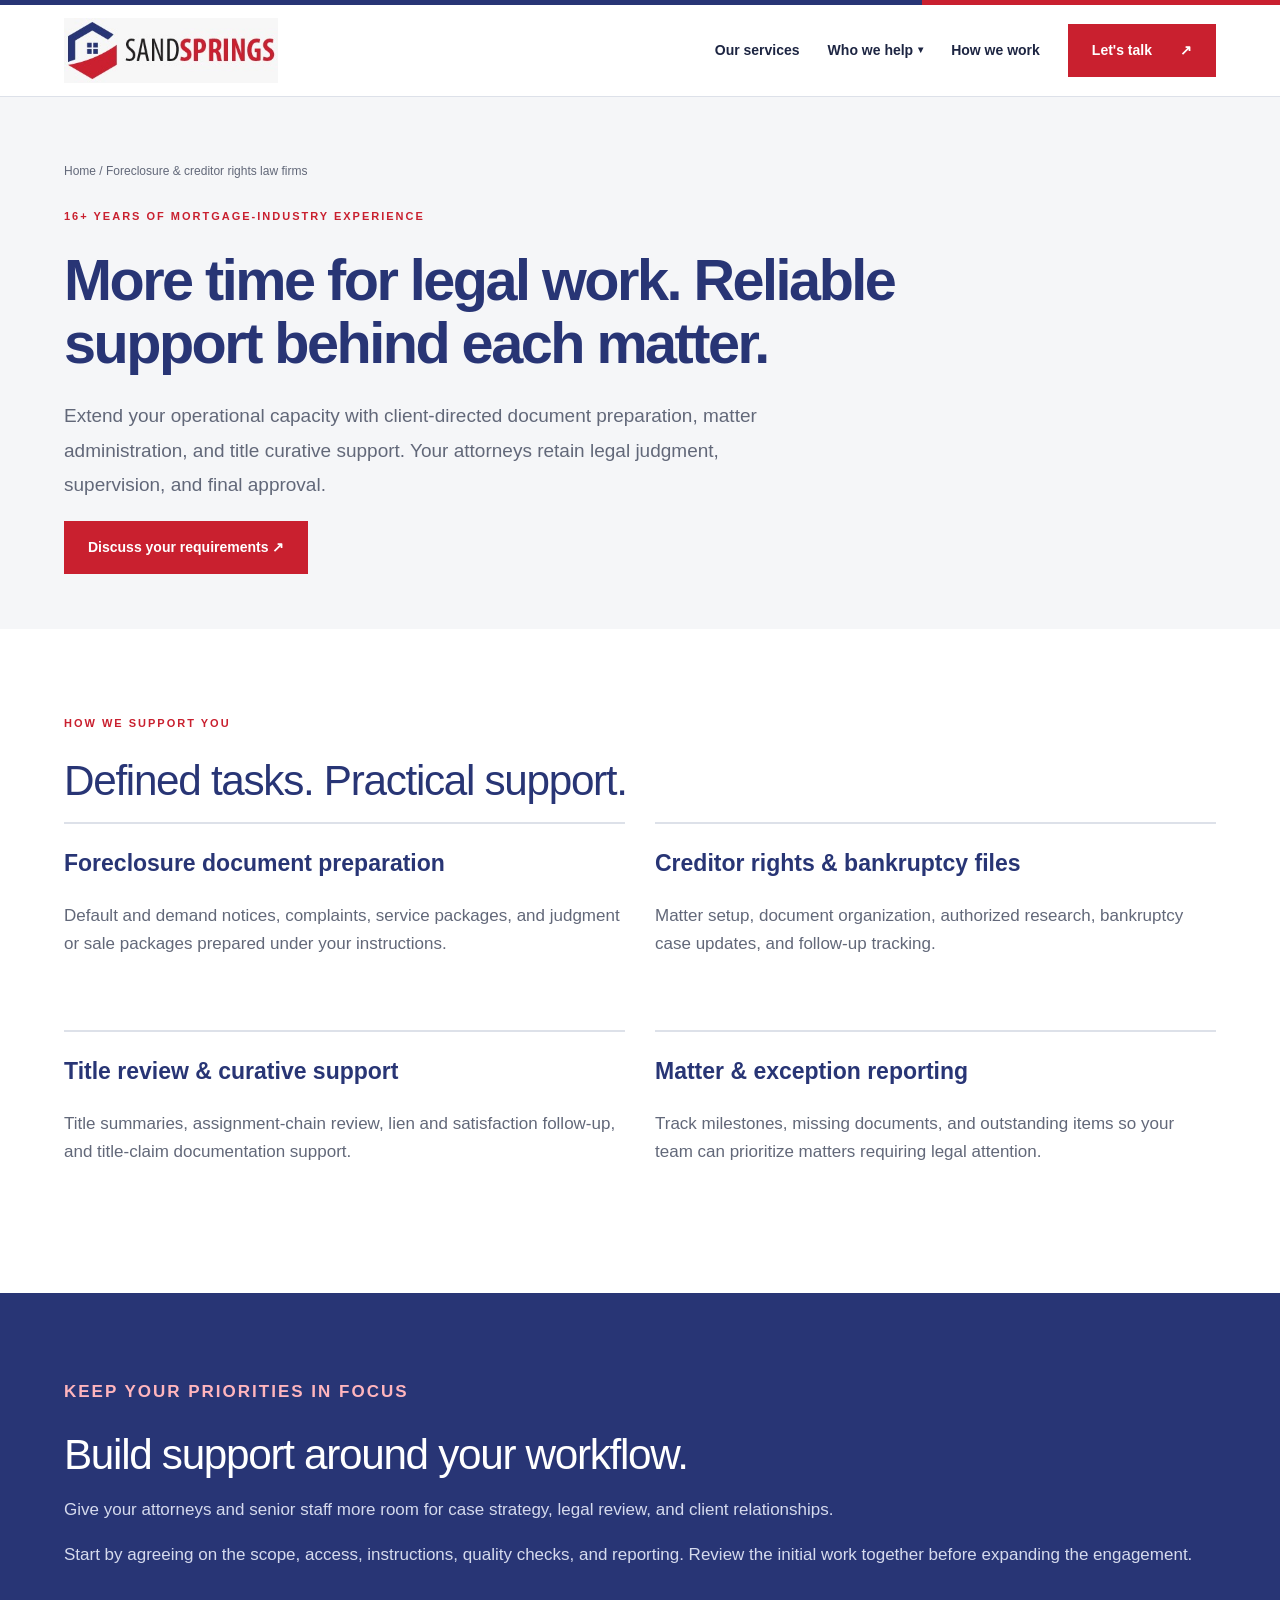
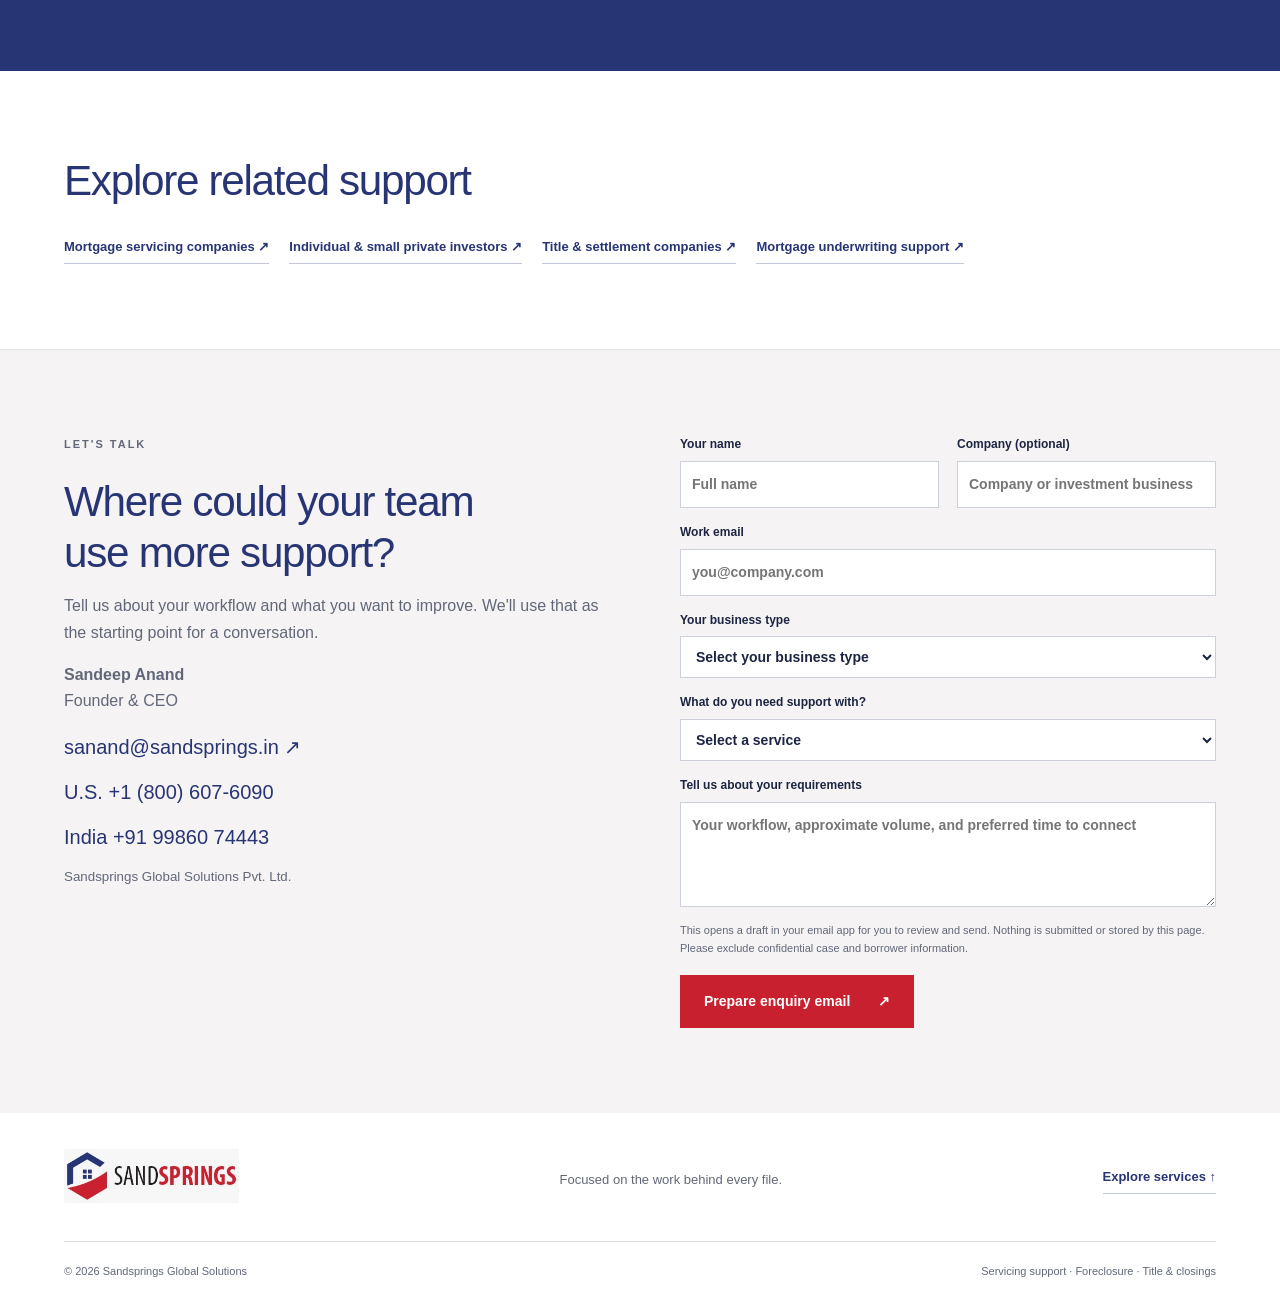
<file: law-firms.html>
<!doctype html>
<html lang="en">

<head>
  <meta charset="utf-8">
  <meta name="viewport" content="width=device-width, initial-scale=1">
  <title>Foreclosure & creditor rights law firms | Sandsprings</title>
  <meta name="description"
    content="Extend your operational capacity with client-directed document preparation, matter administration, and title curative support. Your attorneys retain legal judgment, supervision, and final approval.">
  <link rel="stylesheet" href="styles.css">
</head>

<body>

  <!-- Skip Navigation -->
  <a class="skip" href="#main">Skip to content</a>

  <!-- ============================
       HEADER
       ============================ -->
  <header>
    <div class="topline"></div>
    <div class="wrap nav">

      <a href="index.html" aria-label="Sandsprings home">
        <img class="logo" src="logo.jpeg" alt="Sandsprings">
      </a>

      <button class="menu" aria-expanded="false" aria-controls="navigation">Menu</button>

      <nav class="links" id="navigation" aria-label="Main navigation">
        <a href="index.html#services">Our services</a>

        <div class="dropdown">
          <a href="index.html#who-we-help" class="dropdown-toggle">Who we help</a>
          <div class="dropdown-menu">
            <a href="law-firms.html">Foreclosure & creditor rights law firms</a>
            <a href="mortgage-servicers.html">Mortgage servicing companies</a>
            <a href="private-investors.html">Individual & small private investors</a>
            <a href="title-closing.html">Title & settlement companies</a>
          </div>
        </div>

        <a href="index.html#process">How we work</a>

        <a class="btn" href="#contact">
          Let's talk <span aria-hidden="true">↗</span>
        </a>
      </nav>

    </div>
  </header>


  <!-- ============================
       MAIN CONTENT
       ============================ -->
  <main id="main">

    <!-- Page Hero -->
    <section class="pagehero">
      <div class="wrap">
        <div class="crumb">
          <a href="index.html">Home</a> / Foreclosure & creditor rights law firms
        </div>
        <p class="eyebrow">16+ years of mortgage-industry experience</p>
        <h1>More time for legal work. Reliable support behind each matter.</h1>
        <p class="lead">
          Extend your operational capacity with client-directed document preparation,
          matter administration, and title curative support. Your attorneys retain legal
          judgment, supervision, and final approval.
        </p>
        <a class="btn" href="#contact" data-service="Foreclosure support">
          Discuss your requirements &#8599;
        </a>
      </div>
    </section>


    <!-- How We Support You -->
    <section class="section wrap">
      <p class="eyebrow">How we support you</p>
      <h2>Defined tasks. Practical support.</h2>

      <div class="pagecards">
        <article>
          <h3>Foreclosure document preparation</h3>
          <p>Default and demand notices, complaints, service packages, and judgment or sale packages prepared under your instructions.</p>
        </article>
        <article>
          <h3>Creditor rights & bankruptcy files</h3>
          <p>Matter setup, document organization, authorized research, bankruptcy case updates, and follow-up tracking.</p>
        </article>
        <article>
          <h3>Title review & curative support</h3>
          <p>Title summaries, assignment-chain review, lien and satisfaction follow-up, and title-claim documentation support.</p>
        </article>
        <article>
          <h3>Matter & exception reporting</h3>
          <p>Track milestones, missing documents, and outstanding items so your team can prioritize matters requiring legal attention.</p>
        </article>
      </div>
    </section>


    <!-- Approach -->
    <section class="section approach">
      <div class="wrap">
        <p class="eyebrow">Keep your priorities in focus</p>
        <h2>Build support around your workflow.</h2>
        <p>Give your attorneys and senior staff more room for case strategy, legal review, and client relationships.</p>
        <p>Start by agreeing on the scope, access, instructions, quality checks, and reporting. Review the initial work together before expanding the engagement.</p>
      </div>
    </section>


    <!-- Related Support -->
    <section class="section wrap">
      <h2>Explore related support</h2>
      <div class="related">
        <a class="textlink" href="mortgage-servicers.html">Mortgage servicing companies &#8599;</a>
        <a class="textlink" href="private-investors.html">Individual & small private investors &#8599;</a>
        <a class="textlink" href="title-closing.html">Title & settlement companies &#8599;</a>
        <a class="textlink" href="underwriting.html">Mortgage underwriting support &#8599;</a>
      </div>
    </section>


    <!-- Contact -->
    <section id="contact" class="section contact">
      <div class="wrap contact-grid">

        <div>
          <p class="eyebrow">Let's talk</p>
          <h2>Where could your team<br>use more support?</h2>
          <p>Tell us about your workflow and what you want to improve. We'll use that as the starting point for a conversation.</p>
          <p><strong>Sandeep Anand</strong><br>Founder &amp; CEO</p>
          <a class="contact-link" href="mailto:sanand@sandsprings.in">sanand@sandsprings.in ↗</a>
          <a class="contact-link" href="tel:+18006076090">U.S. +1 (800) 607-6090</a>
          <a class="contact-link" href="tel:+919986074443">India +91 99860 74443</a>
          <small>Sandsprings Global Solutions Pvt. Ltd.</small>
        </div>

        <form id="enquiry">
          <div class="form-row">
            <label>Your name
              <input name="name" autocomplete="name" required placeholder="Full name">
            </label>
            <label>Company (optional)
              <input name="company" autocomplete="organization" placeholder="Company or investment business">
            </label>
          </div>

          <label>Work email
            <input type="email" name="email" autocomplete="email" required placeholder="you@company.com">
          </label>

          <label>Your business type
            <select name="businessType" required>
              <option value="">Select your business type</option>
              <option>Mortgage servicing company</option>
              <option>Individual investor</option>
              <option>Small private investment firm</option>
              <option>Foreclosure or creditor rights law firm</option>
              <option>Title or settlement company</option>
              <option>Other</option>
            </select>
          </label>

          <label>What do you need support with?
            <select name="service" id="service" required>
              <option value="">Select a service</option>
              <option>Foreclosure support</option>
              <option>Creditor rights & bankruptcy</option>
              <option>Mortgage default & title</option>
              <option>Residential & commercial closings</option>
              <option>Mortgage underwriting support</option>
              <option>Multiple service areas</option>
            </select>
          </label>

          <label>Tell us about your requirements
            <textarea name="message" required placeholder="Your workflow, approximate volume, and preferred time to connect"></textarea>
          </label>

          <p class="form-note">
            This opens a draft in your email app for you to review and send. Nothing is submitted
            or stored by this page. Please exclude confidential case and borrower information.
          </p>

          <button class="btn" type="submit">
            Prepare enquiry email <span aria-hidden="true">↗</span>
          </button>

          <p class="status" id="status" role="status" hidden></p>
        </form>

      </div>
    </section>

  </main>


  <!-- ============================
       FOOTER
       ============================ -->
  <footer>
    <div class="wrap">
      <div class="footer-top">
        <a href="#" aria-label="Back to top">
          <img src="logo.jpeg" alt="Sandsprings">
        </a>
        <p>Focused on the work behind every file.</p>
        <a class="textlink" href="index.html#services">Explore services ↑</a>
      </div>
      <div class="footer-bottom">
        <span>© 2026 Sandsprings Global Solutions </span>
        <span>Servicing support · Foreclosure · Title &amp; closings</span>
      </div>
    </div>
  </footer>

  <script src="script.js"></script>

</body>
</html>
</file>
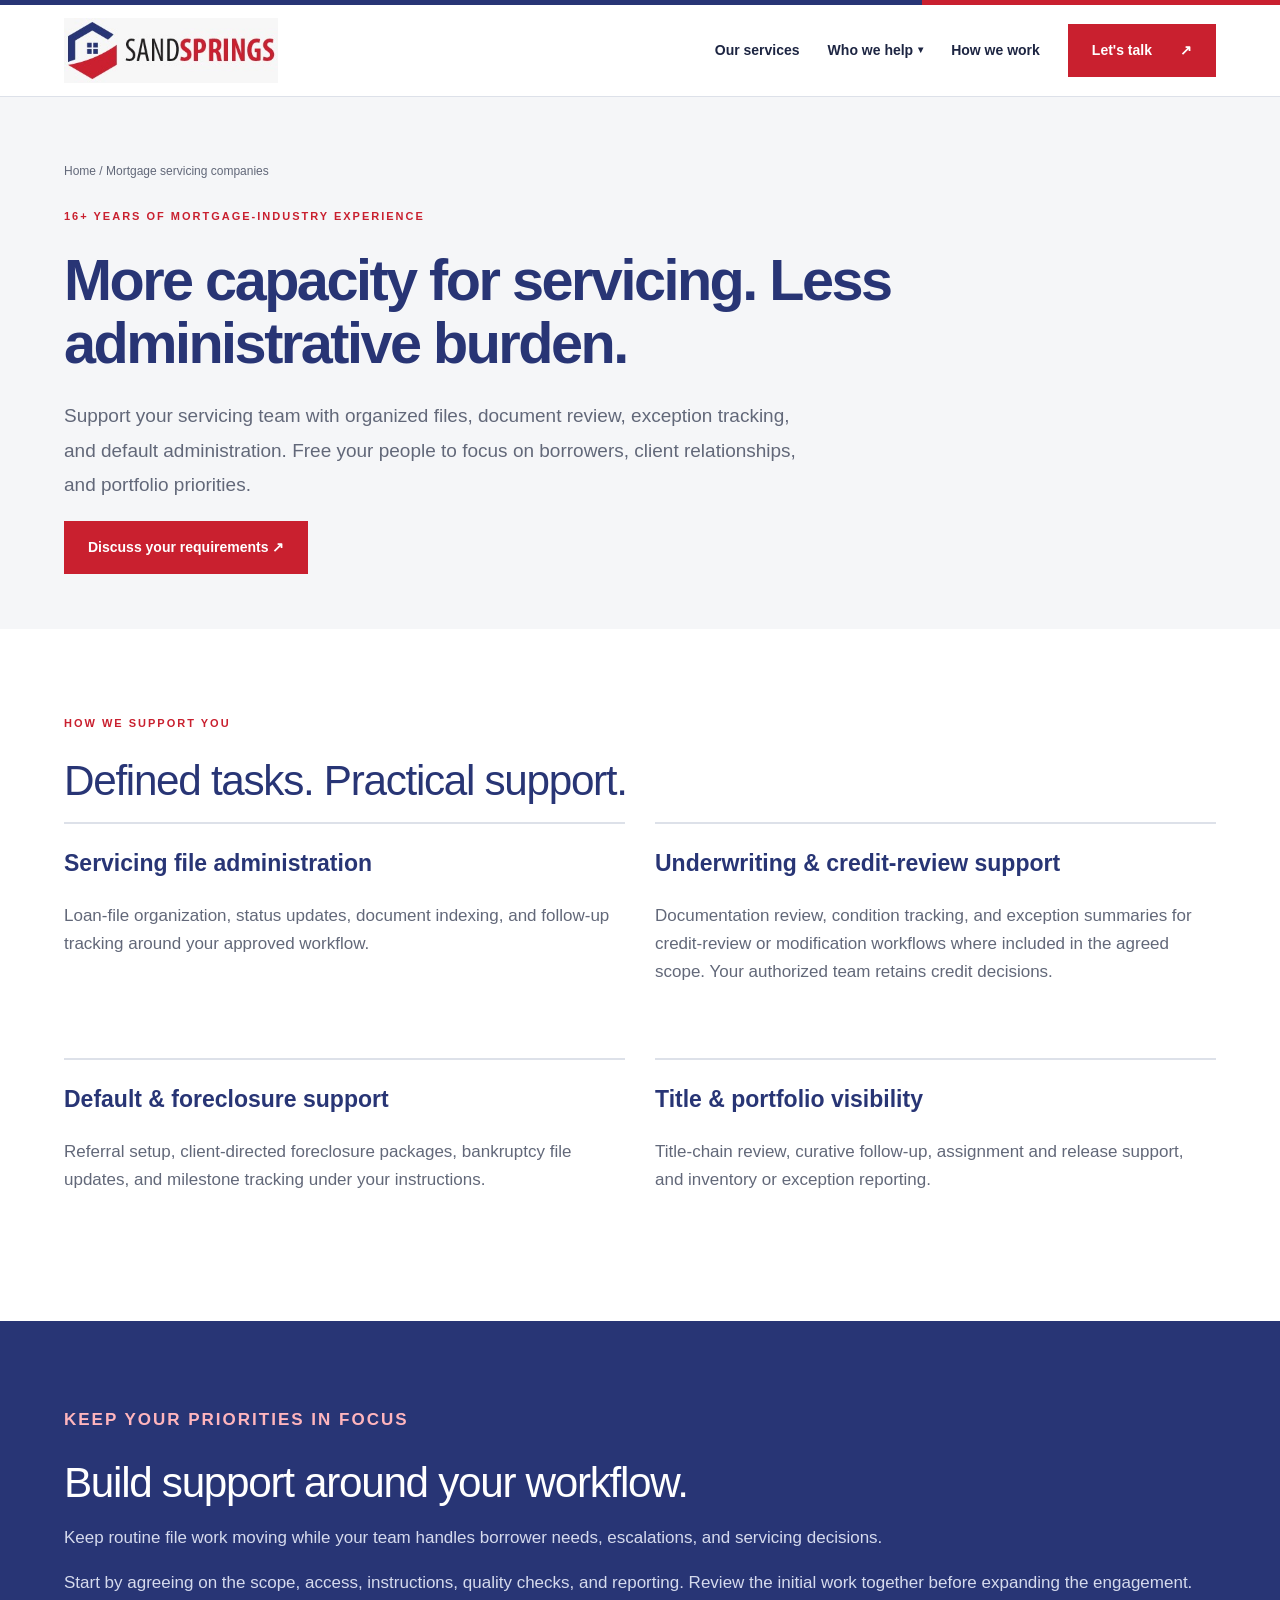
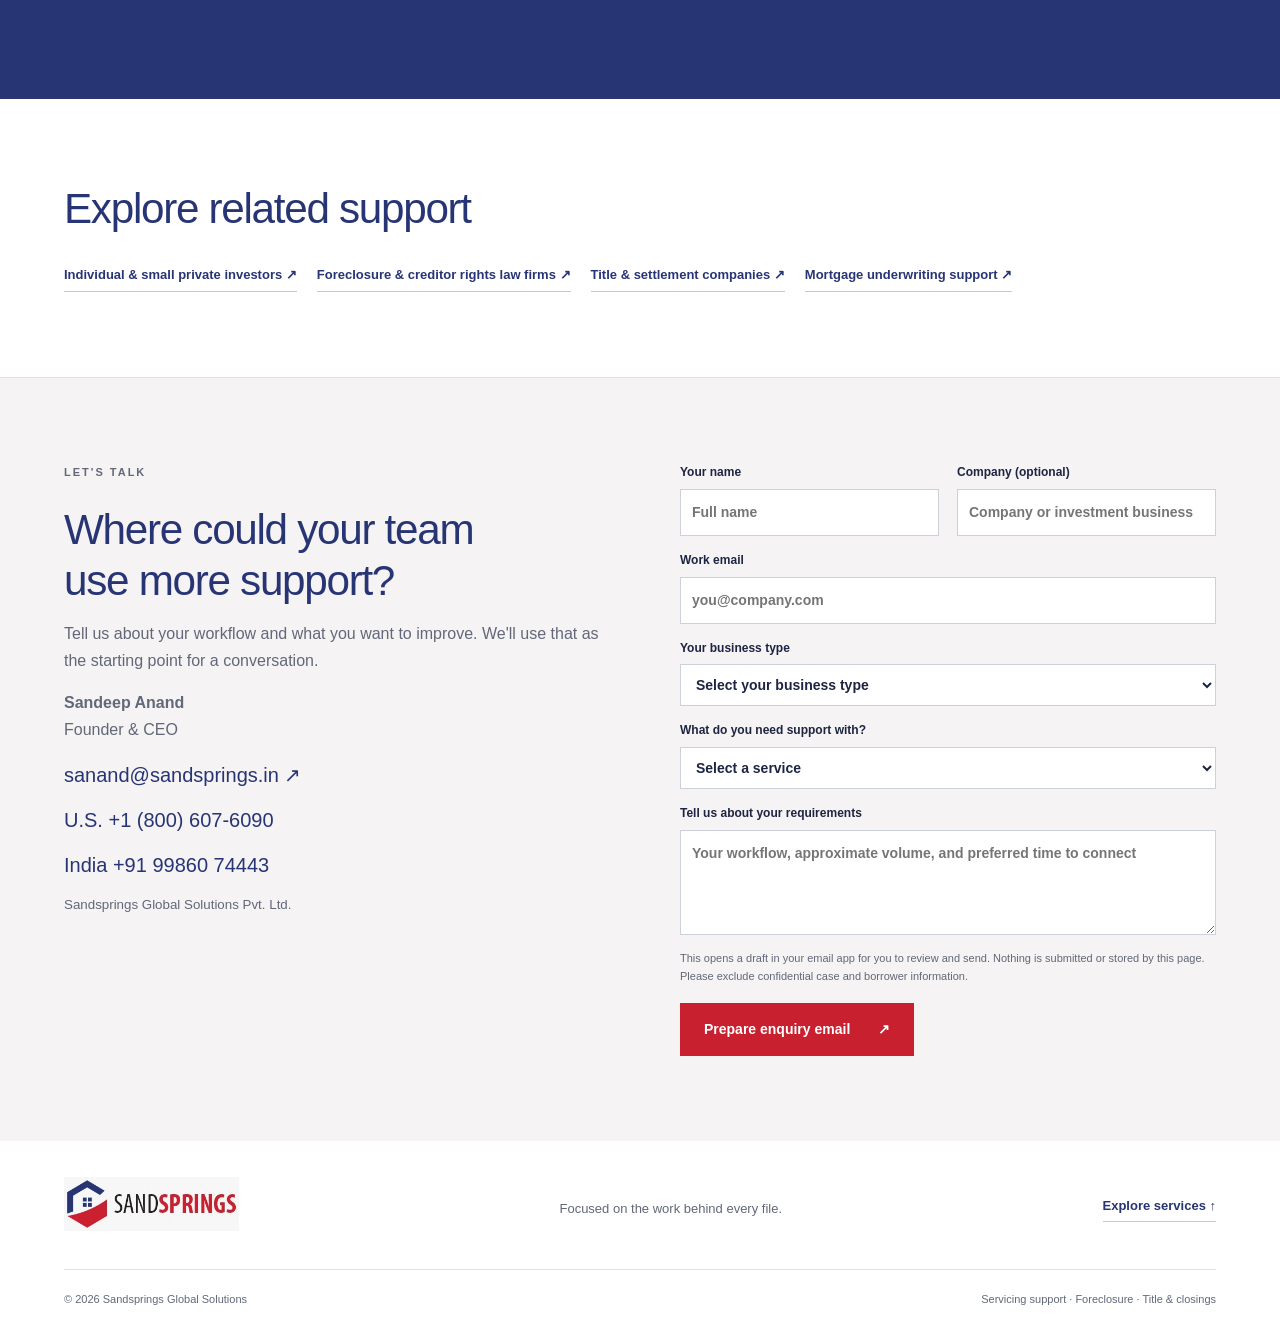
<file: mortgage-servicers.html>
<!doctype html>
<html lang="en">

<head>
  <meta charset="utf-8">
  <meta name="viewport" content="width=device-width, initial-scale=1">
  <title>Mortgage servicing companies | Sandsprings</title>
  <meta name="description"
    content="Support your servicing team with organized files, document review, exception tracking, and default administration. Free your people to focus on borrowers, client relationships, and portfolio priorities.">
  <link rel="stylesheet" href="styles.css">
</head>

<body>

  <!-- Skip Navigation -->
  <a class="skip" href="#main">Skip to content</a>

  <!-- ============================
       HEADER
       ============================ -->
  <header>
    <div class="topline"></div>
    <div class="wrap nav">

      <a href="index.html" aria-label="Sandsprings home">
        <img class="logo" src="logo.jpeg" alt="Sandsprings">
      </a>

      <button class="menu" aria-expanded="false" aria-controls="navigation">Menu</button>

      <nav class="links" id="navigation" aria-label="Main navigation">
        <a href="index.html#services">Our services</a>

        <div class="dropdown">
          <a href="index.html#who-we-help" class="dropdown-toggle">Who we help</a>
          <div class="dropdown-menu">
            <a href="law-firms.html">Foreclosure & creditor rights law firms</a>
            <a href="mortgage-servicers.html">Mortgage servicing companies</a>
            <a href="private-investors.html">Individual & small private investors</a>
            <a href="title-closing.html">Title & settlement companies</a>
          </div>
        </div>

        <a href="index.html#process">How we work</a>

        <a class="btn" href="#contact">
          Let's talk <span aria-hidden="true">↗</span>
        </a>
      </nav>

    </div>
  </header>


  <!-- ============================
       MAIN CONTENT
       ============================ -->
  <main id="main">

    <!-- Page Hero -->
    <section class="pagehero">
      <div class="wrap">
        <div class="crumb">
          <a href="index.html">Home</a> / Mortgage servicing companies
        </div>
        <p class="eyebrow">16+ years of mortgage-industry experience</p>
        <h1>More capacity for servicing. Less administrative burden.</h1>
        <p class="lead">
          Support your servicing team with organized files, document review, exception tracking,
          and default administration. Free your people to focus on borrowers, client relationships,
          and portfolio priorities.
        </p>
        <a class="btn" href="#contact" data-service="Mortgage default & title">
          Discuss your requirements &#8599;
        </a>
      </div>
    </section>


    <!-- How We Support You -->
    <section class="section wrap">
      <p class="eyebrow">How we support you</p>
      <h2>Defined tasks. Practical support.</h2>

      <div class="pagecards">
        <article>
          <h3>Servicing file administration</h3>
          <p>Loan-file organization, status updates, document indexing, and follow-up tracking around your approved workflow.</p>
        </article>
        <article>
          <h3>Underwriting & credit-review support</h3>
          <p>Documentation review, condition tracking, and exception summaries for credit-review or modification workflows where included in the agreed scope. Your authorized team retains credit decisions.</p>
        </article>
        <article>
          <h3>Default & foreclosure support</h3>
          <p>Referral setup, client-directed foreclosure packages, bankruptcy file updates, and milestone tracking under your instructions.</p>
        </article>
        <article>
          <h3>Title & portfolio visibility</h3>
          <p>Title-chain review, curative follow-up, assignment and release support, and inventory or exception reporting.</p>
        </article>
      </div>
    </section>


    <!-- Approach -->
    <section class="section approach">
      <div class="wrap">
        <p class="eyebrow">Keep your priorities in focus</p>
        <h2>Build support around your workflow.</h2>
        <p>Keep routine file work moving while your team handles borrower needs, escalations, and servicing decisions.</p>
        <p>Start by agreeing on the scope, access, instructions, quality checks, and reporting. Review the initial work together before expanding the engagement.</p>
      </div>
    </section>


    <!-- Related Support -->
    <section class="section wrap">
      <h2>Explore related support</h2>
      <div class="related">
        <a class="textlink" href="private-investors.html">Individual & small private investors &#8599;</a>
        <a class="textlink" href="law-firms.html">Foreclosure & creditor rights law firms &#8599;</a>
        <a class="textlink" href="title-closing.html">Title & settlement companies &#8599;</a>
        <a class="textlink" href="underwriting.html">Mortgage underwriting support &#8599;</a>
      </div>
    </section>


    <!-- Contact -->
    <section id="contact" class="section contact">
      <div class="wrap contact-grid">

        <div>
          <p class="eyebrow">Let's talk</p>
          <h2>Where could your team<br>use more support?</h2>
          <p>Tell us about your workflow and what you want to improve. We'll use that as the starting point for a conversation.</p>
          <p><strong>Sandeep Anand</strong><br>Founder &amp; CEO</p>
          <a class="contact-link" href="mailto:sanand@sandsprings.in">sanand@sandsprings.in ↗</a>
          <a class="contact-link" href="tel:+18006076090">U.S. +1 (800) 607-6090</a>
          <a class="contact-link" href="tel:+919986074443">India +91 99860 74443</a>
          <small>Sandsprings Global Solutions Pvt. Ltd.</small>
        </div>

        <form id="enquiry">
          <div class="form-row">
            <label>Your name
              <input name="name" autocomplete="name" required placeholder="Full name">
            </label>
            <label>Company (optional)
              <input name="company" autocomplete="organization" placeholder="Company or investment business">
            </label>
          </div>

          <label>Work email
            <input type="email" name="email" autocomplete="email" required placeholder="you@company.com">
          </label>

          <label>Your business type
            <select name="businessType" required>
              <option value="">Select your business type</option>
              <option>Mortgage servicing company</option>
              <option>Individual investor</option>
              <option>Small private investment firm</option>
              <option>Foreclosure or creditor rights law firm</option>
              <option>Title or settlement company</option>
              <option>Other</option>
            </select>
          </label>

          <label>What do you need support with?
            <select name="service" id="service" required>
              <option value="">Select a service</option>
              <option>Foreclosure support</option>
              <option>Creditor rights & bankruptcy</option>
              <option>Mortgage default & title</option>
              <option>Residential & commercial closings</option>
              <option>Mortgage underwriting support</option>
              <option>Multiple service areas</option>
            </select>
          </label>

          <label>Tell us about your requirements
            <textarea name="message" required placeholder="Your workflow, approximate volume, and preferred time to connect"></textarea>
          </label>

          <p class="form-note">
            This opens a draft in your email app for you to review and send. Nothing is submitted
            or stored by this page. Please exclude confidential case and borrower information.
          </p>

          <button class="btn" type="submit">
            Prepare enquiry email <span aria-hidden="true">↗</span>
          </button>

          <p class="status" id="status" role="status" hidden></p>
        </form>

      </div>
    </section>

  </main>


  <!-- ============================
       FOOTER
       ============================ -->
  <footer>
    <div class="wrap">
      <div class="footer-top">
        <a href="#" aria-label="Back to top">
          <img src="logo.jpeg" alt="Sandsprings">
        </a>
        <p>Focused on the work behind every file.</p>
        <a class="textlink" href="index.html#services">Explore services ↑</a>
      </div>
      <div class="footer-bottom">
        <span>© 2026 Sandsprings Global Solutions </span>
        <span>Servicing support · Foreclosure · Title &amp; closings</span>
      </div>
    </div>
  </footer>

  <script src="script.js"></script>

</body>
</html>
</file>
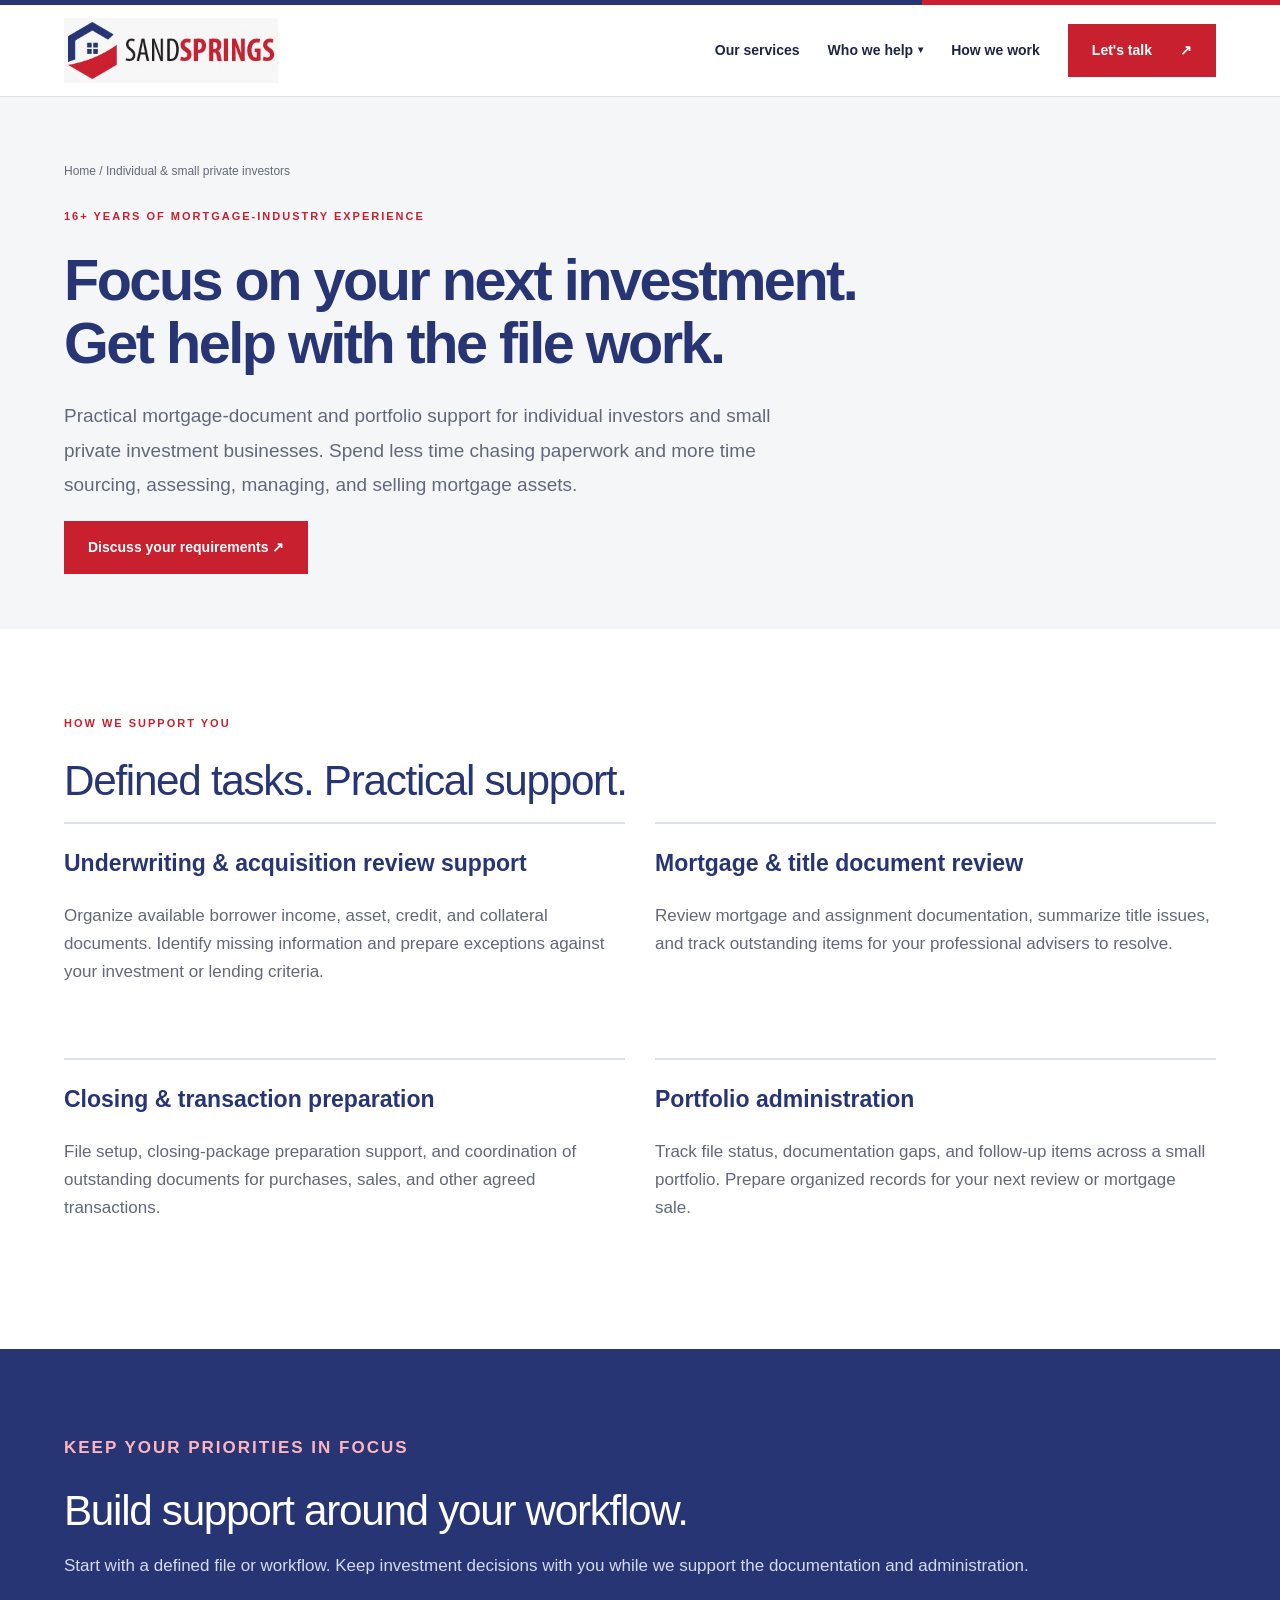
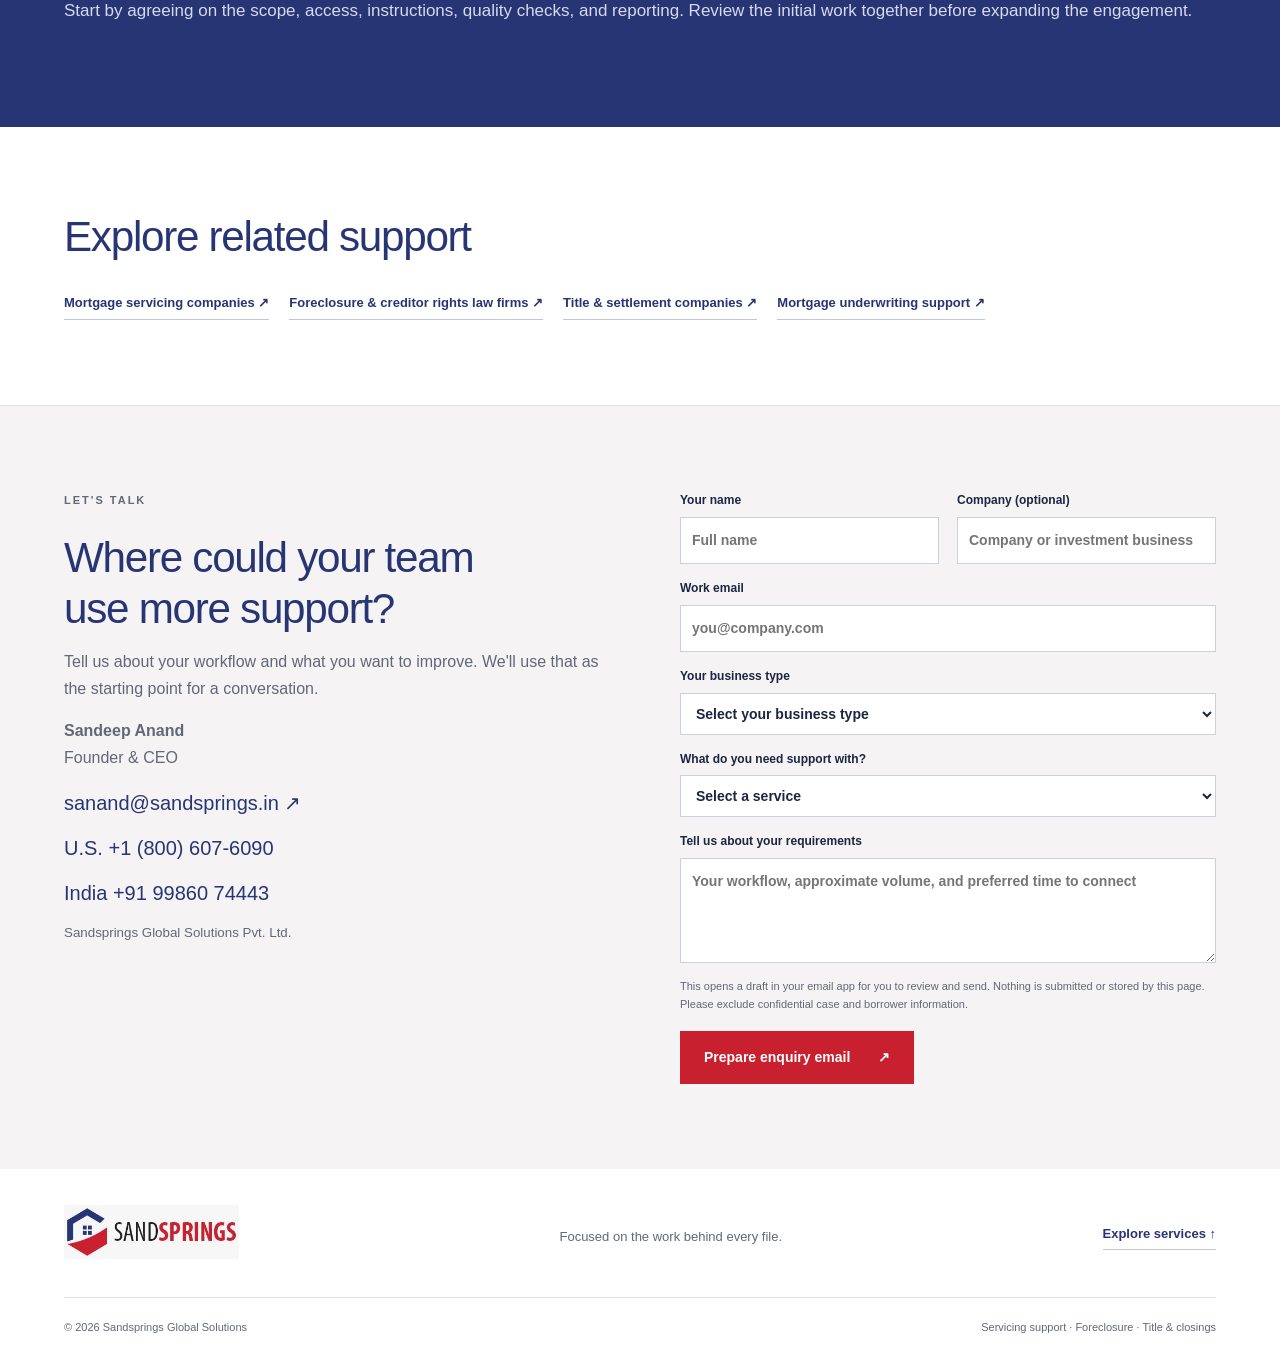
<file: private-investors.html>
<!doctype html>
<html lang="en">

<head>
  <meta charset="utf-8">
  <meta name="viewport" content="width=device-width, initial-scale=1">
  <title>Individual & small private investors | Sandsprings</title>
  <meta name="description"
    content="Practical mortgage-document and portfolio support for individual investors and small private investment businesses. Spend less time chasing paperwork and more time sourcing, assessing, managing, and selling mortgage assets.">
  <link rel="stylesheet" href="styles.css">
</head>

<body>

  <!-- Skip Navigation -->
  <a class="skip" href="#main">Skip to content</a>

  <!-- ============================
       HEADER
       ============================ -->
  <header>
    <div class="topline"></div>
    <div class="wrap nav">

      <a href="index.html" aria-label="Sandsprings home">
        <img class="logo" src="logo.jpeg" alt="Sandsprings">
      </a>

      <button class="menu" aria-expanded="false" aria-controls="navigation">Menu</button>

      <nav class="links" id="navigation" aria-label="Main navigation">
        <a href="index.html#services">Our services</a>

        <div class="dropdown">
          <a href="index.html#who-we-help" class="dropdown-toggle">Who we help</a>
          <div class="dropdown-menu">
            <a href="law-firms.html">Foreclosure & creditor rights law firms</a>
            <a href="mortgage-servicers.html">Mortgage servicing companies</a>
            <a href="private-investors.html">Individual & small private investors</a>
            <a href="title-closing.html">Title & settlement companies</a>
          </div>
        </div>

        <a href="index.html#process">How we work</a>

        <a class="btn" href="#contact">
          Let's talk <span aria-hidden="true">↗</span>
        </a>
      </nav>

    </div>
  </header>


  <!-- ============================
       MAIN CONTENT
       ============================ -->
  <main id="main">

    <!-- Page Hero -->
    <section class="pagehero">
      <div class="wrap">
        <div class="crumb">
          <a href="index.html">Home</a> / Individual & small private investors
        </div>
        <p class="eyebrow">16+ years of mortgage-industry experience</p>
        <h1>Focus on your next investment. Get help with the file work.</h1>
        <p class="lead">
          Practical mortgage-document and portfolio support for individual investors and small
          private investment businesses. Spend less time chasing paperwork and more time sourcing,
          assessing, managing, and selling mortgage assets.
        </p>
        <a class="btn" href="#contact" data-service="Multiple service areas">
          Discuss your requirements &#8599;
        </a>
      </div>
    </section>


    <!-- How We Support You -->
    <section class="section wrap">
      <p class="eyebrow">How we support you</p>
      <h2>Defined tasks. Practical support.</h2>

      <div class="pagecards">
        <article>
          <h3>Underwriting & acquisition review support</h3>
          <p>Organize available borrower income, asset, credit, and collateral documents. Identify missing information and prepare exceptions against your investment or lending criteria.</p>
        </article>
        <article>
          <h3>Mortgage & title document review</h3>
          <p>Review mortgage and assignment documentation, summarize title issues, and track outstanding items for your professional advisers to resolve.</p>
        </article>
        <article>
          <h3>Closing & transaction preparation</h3>
          <p>File setup, closing-package preparation support, and coordination of outstanding documents for purchases, sales, and other agreed transactions.</p>
        </article>
        <article>
          <h3>Portfolio administration</h3>
          <p>Track file status, documentation gaps, and follow-up items across a small portfolio. Prepare organized records for your next review or mortgage sale.</p>
        </article>
      </div>
    </section>


    <!-- Approach -->
    <section class="section approach">
      <div class="wrap">
        <p class="eyebrow">Keep your priorities in focus</p>
        <h2>Build support around your workflow.</h2>
        <p>Start with a defined file or workflow. Keep investment decisions with you while we support the documentation and administration.</p>
        <p>Start by agreeing on the scope, access, instructions, quality checks, and reporting. Review the initial work together before expanding the engagement.</p>
      </div>
    </section>


    <!-- Related Support -->
    <section class="section wrap">
      <h2>Explore related support</h2>
      <div class="related">
        <a class="textlink" href="mortgage-servicers.html">Mortgage servicing companies &#8599;</a>
        <a class="textlink" href="law-firms.html">Foreclosure & creditor rights law firms &#8599;</a>
        <a class="textlink" href="title-closing.html">Title & settlement companies &#8599;</a>
        <a class="textlink" href="underwriting.html">Mortgage underwriting support &#8599;</a>
      </div>
    </section>


    <!-- Contact -->
    <section id="contact" class="section contact">
      <div class="wrap contact-grid">

        <div>
          <p class="eyebrow">Let's talk</p>
          <h2>Where could your team<br>use more support?</h2>
          <p>Tell us about your workflow and what you want to improve. We'll use that as the starting point for a conversation.</p>
          <p><strong>Sandeep Anand</strong><br>Founder &amp; CEO</p>
          <a class="contact-link" href="mailto:sanand@sandsprings.in">sanand@sandsprings.in ↗</a>
          <a class="contact-link" href="tel:+18006076090">U.S. +1 (800) 607-6090</a>
          <a class="contact-link" href="tel:+919986074443">India +91 99860 74443</a>
          <small>Sandsprings Global Solutions Pvt. Ltd.</small>
        </div>

        <form id="enquiry">
          <div class="form-row">
            <label>Your name
              <input name="name" autocomplete="name" required placeholder="Full name">
            </label>
            <label>Company (optional)
              <input name="company" autocomplete="organization" placeholder="Company or investment business">
            </label>
          </div>

          <label>Work email
            <input type="email" name="email" autocomplete="email" required placeholder="you@company.com">
          </label>

          <label>Your business type
            <select name="businessType" required>
              <option value="">Select your business type</option>
              <option>Mortgage servicing company</option>
              <option>Individual investor</option>
              <option>Small private investment firm</option>
              <option>Foreclosure or creditor rights law firm</option>
              <option>Title or settlement company</option>
              <option>Other</option>
            </select>
          </label>

          <label>What do you need support with?
            <select name="service" id="service" required>
              <option value="">Select a service</option>
              <option>Foreclosure support</option>
              <option>Creditor rights & bankruptcy</option>
              <option>Mortgage default & title</option>
              <option>Residential & commercial closings</option>
              <option>Mortgage underwriting support</option>
              <option>Multiple service areas</option>
            </select>
          </label>

          <label>Tell us about your requirements
            <textarea name="message" required placeholder="Your workflow, approximate volume, and preferred time to connect"></textarea>
          </label>

          <p class="form-note">
            This opens a draft in your email app for you to review and send. Nothing is submitted
            or stored by this page. Please exclude confidential case and borrower information.
          </p>

          <button class="btn" type="submit">
            Prepare enquiry email <span aria-hidden="true">↗</span>
          </button>

          <p class="status" id="status" role="status" hidden></p>
        </form>

      </div>
    </section>

  </main>


  <!-- ============================
       FOOTER
       ============================ -->
  <footer>
    <div class="wrap">
      <div class="footer-top">
        <a href="#" aria-label="Back to top">
          <img src="logo.jpeg" alt="Sandsprings">
        </a>
        <p>Focused on the work behind every file.</p>
        <a class="textlink" href="index.html#services">Explore services ↑</a>
      </div>
      <div class="footer-bottom">
        <span>© 2026 Sandsprings Global Solutions </span>
        <span>Servicing support · Foreclosure · Title &amp; closings</span>
      </div>
    </div>
  </footer>

  <script src="script.js"></script>

</body>
</html>
</file>
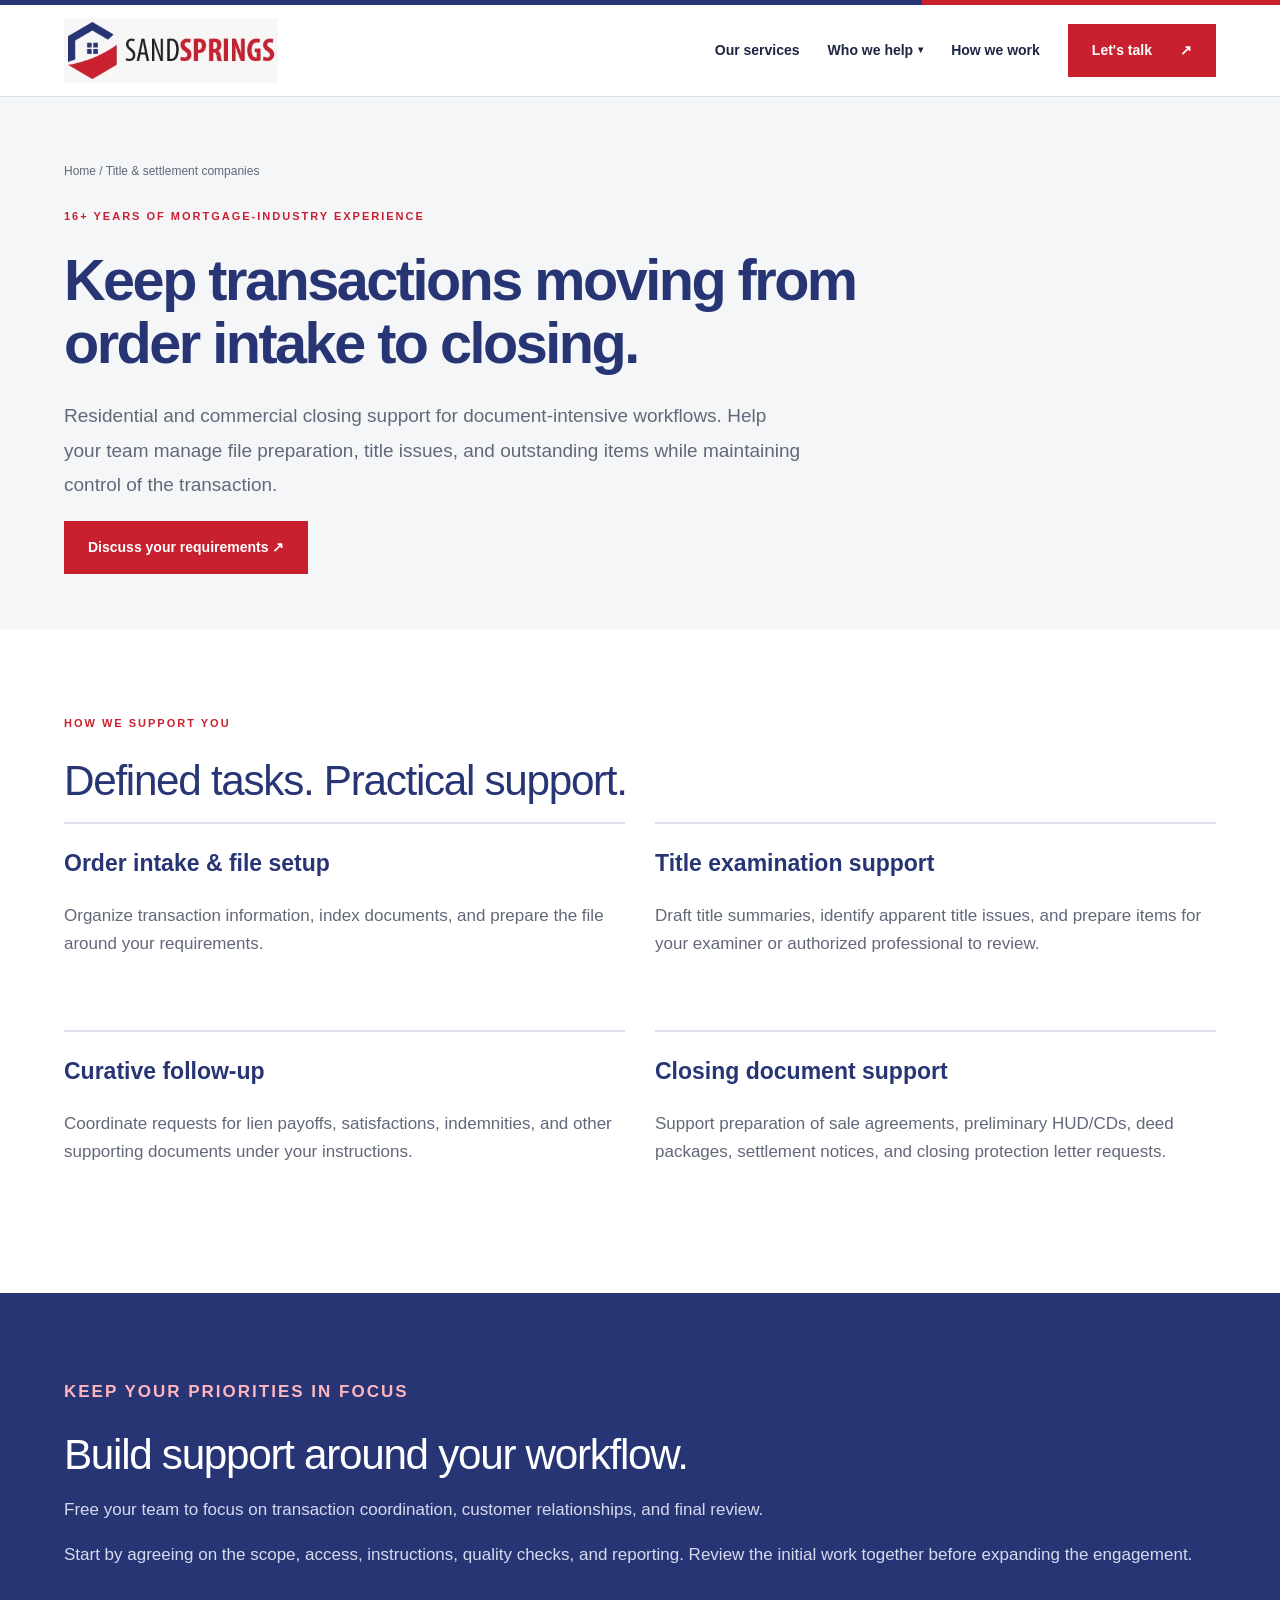
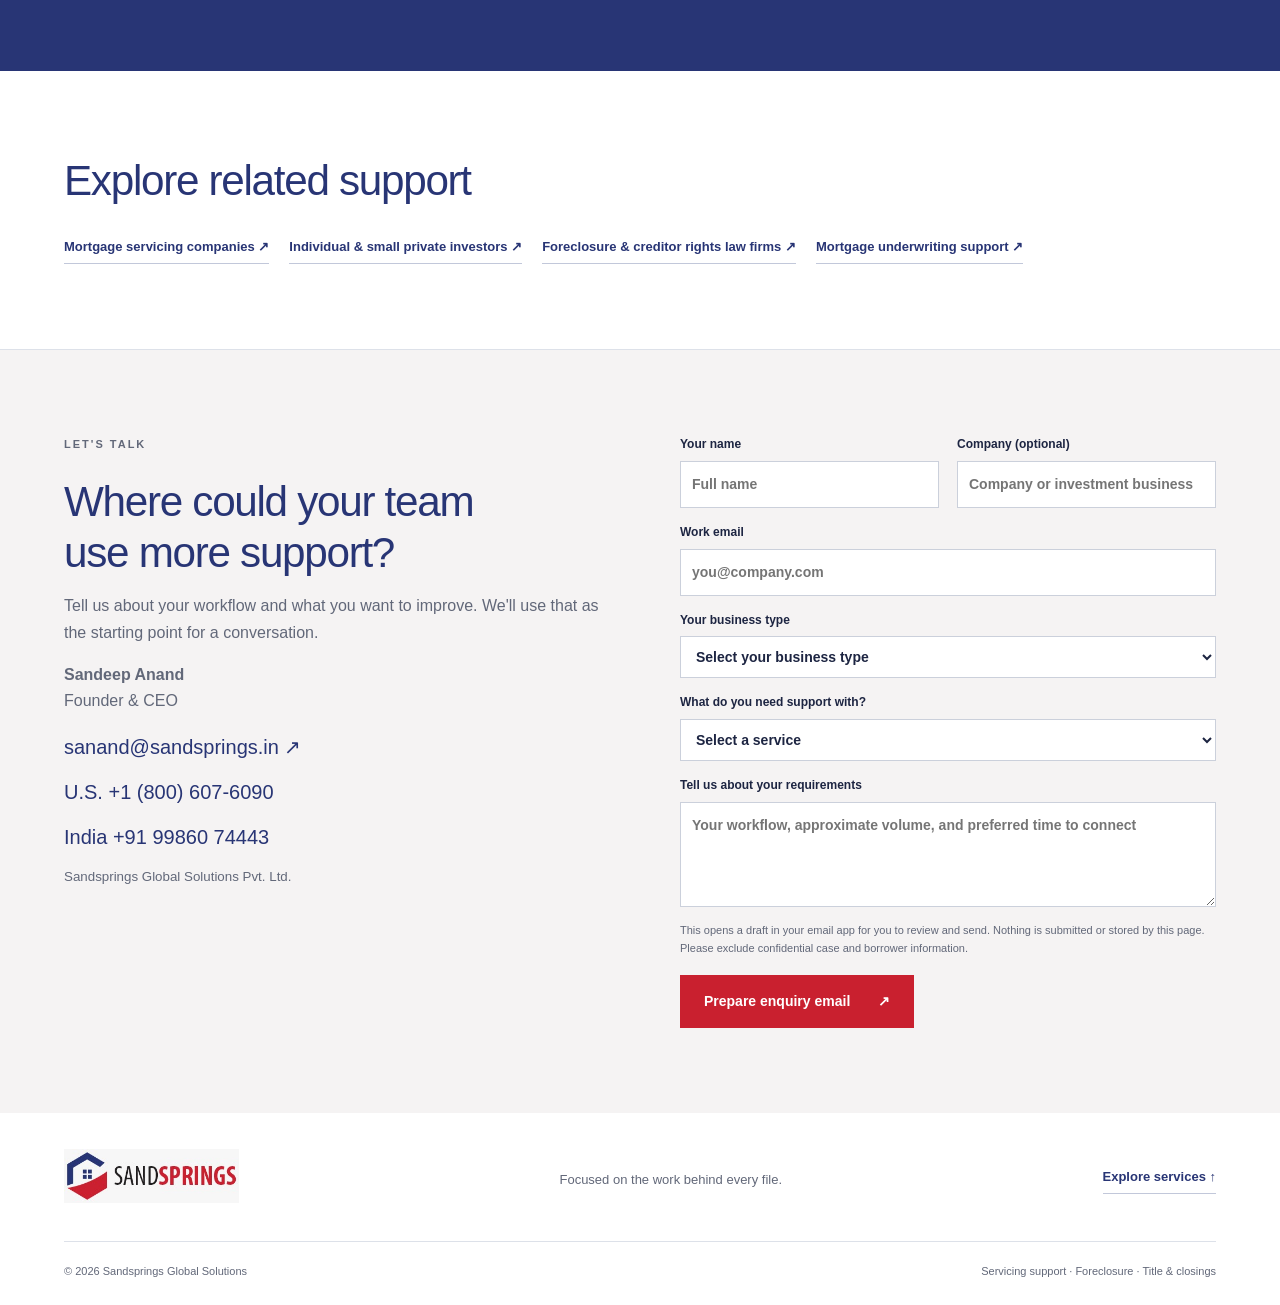
<file: title-closing.html>
<!doctype html>
<html lang="en">

<head>
  <meta charset="utf-8">
  <meta name="viewport" content="width=device-width, initial-scale=1">
  <title>Title & settlement companies | Sandsprings</title>
  <meta name="description"
    content="Residential and commercial closing support for document-intensive workflows. Help your team manage file preparation, title issues, and outstanding items while maintaining control of the transaction.">
  <link rel="stylesheet" href="styles.css">
</head>

<body>

  <!-- Skip Navigation -->
  <a class="skip" href="#main">Skip to content</a>

  <!-- ============================
       HEADER
       ============================ -->
  <header>
    <div class="topline"></div>
    <div class="wrap nav">

      <a href="index.html" aria-label="Sandsprings home">
        <img class="logo" src="logo.jpeg" alt="Sandsprings">
      </a>

      <button class="menu" aria-expanded="false" aria-controls="navigation">Menu</button>

      <nav class="links" id="navigation" aria-label="Main navigation">
        <a href="index.html#services">Our services</a>

        <div class="dropdown">
          <a href="index.html#who-we-help" class="dropdown-toggle">Who we help</a>
          <div class="dropdown-menu">
            <a href="law-firms.html">Foreclosure & creditor rights law firms</a>
            <a href="mortgage-servicers.html">Mortgage servicing companies</a>
            <a href="private-investors.html">Individual & small private investors</a>
            <a href="title-closing.html">Title & settlement companies</a>
          </div>
        </div>

        <a href="index.html#process">How we work</a>

        <a class="btn" href="#contact">
          Let's talk <span aria-hidden="true">↗</span>
        </a>
      </nav>

    </div>
  </header>


  <!-- ============================
       MAIN CONTENT
       ============================ -->
  <main id="main">

    <!-- Page Hero -->
    <section class="pagehero">
      <div class="wrap">
        <div class="crumb">
          <a href="index.html">Home</a> / Title & settlement companies
        </div>
        <p class="eyebrow">16+ years of mortgage-industry experience</p>
        <h1>Keep transactions moving from order intake to closing.</h1>
        <p class="lead">
          Residential and commercial closing support for document-intensive workflows.
          Help your team manage file preparation, title issues, and outstanding items
          while maintaining control of the transaction.
        </p>
        <a class="btn" href="#contact" data-service="Residential & commercial closings">
          Discuss your requirements &#8599;
        </a>
      </div>
    </section>


    <!-- How We Support You -->
    <section class="section wrap">
      <p class="eyebrow">How we support you</p>
      <h2>Defined tasks. Practical support.</h2>

      <div class="pagecards">
        <article>
          <h3>Order intake & file setup</h3>
          <p>Organize transaction information, index documents, and prepare the file around your requirements.</p>
        </article>
        <article>
          <h3>Title examination support</h3>
          <p>Draft title summaries, identify apparent title issues, and prepare items for your examiner or authorized professional to review.</p>
        </article>
        <article>
          <h3>Curative follow-up</h3>
          <p>Coordinate requests for lien payoffs, satisfactions, indemnities, and other supporting documents under your instructions.</p>
        </article>
        <article>
          <h3>Closing document support</h3>
          <p>Support preparation of sale agreements, preliminary HUD/CDs, deed packages, settlement notices, and closing protection letter requests.</p>
        </article>
      </div>
    </section>


    <!-- Approach -->
    <section class="section approach">
      <div class="wrap">
        <p class="eyebrow">Keep your priorities in focus</p>
        <h2>Build support around your workflow.</h2>
        <p>Free your team to focus on transaction coordination, customer relationships, and final review.</p>
        <p>Start by agreeing on the scope, access, instructions, quality checks, and reporting. Review the initial work together before expanding the engagement.</p>
      </div>
    </section>


    <!-- Related Support -->
    <section class="section wrap">
      <h2>Explore related support</h2>
      <div class="related">
        <a class="textlink" href="mortgage-servicers.html">Mortgage servicing companies &#8599;</a>
        <a class="textlink" href="private-investors.html">Individual & small private investors &#8599;</a>
        <a class="textlink" href="law-firms.html">Foreclosure & creditor rights law firms &#8599;</a>
        <a class="textlink" href="underwriting.html">Mortgage underwriting support &#8599;</a>
      </div>
    </section>


    <!-- Contact -->
    <section id="contact" class="section contact">
      <div class="wrap contact-grid">

        <div>
          <p class="eyebrow">Let's talk</p>
          <h2>Where could your team<br>use more support?</h2>
          <p>Tell us about your workflow and what you want to improve. We'll use that as the starting point for a conversation.</p>
          <p><strong>Sandeep Anand</strong><br>Founder &amp; CEO</p>
          <a class="contact-link" href="mailto:sanand@sandsprings.in">sanand@sandsprings.in ↗</a>
          <a class="contact-link" href="tel:+18006076090">U.S. +1 (800) 607-6090</a>
          <a class="contact-link" href="tel:+919986074443">India +91 99860 74443</a>
          <small>Sandsprings Global Solutions Pvt. Ltd.</small>
        </div>

        <form id="enquiry">
          <div class="form-row">
            <label>Your name
              <input name="name" autocomplete="name" required placeholder="Full name">
            </label>
            <label>Company (optional)
              <input name="company" autocomplete="organization" placeholder="Company or investment business">
            </label>
          </div>

          <label>Work email
            <input type="email" name="email" autocomplete="email" required placeholder="you@company.com">
          </label>

          <label>Your business type
            <select name="businessType" required>
              <option value="">Select your business type</option>
              <option>Mortgage servicing company</option>
              <option>Individual investor</option>
              <option>Small private investment firm</option>
              <option>Foreclosure or creditor rights law firm</option>
              <option>Title or settlement company</option>
              <option>Other</option>
            </select>
          </label>

          <label>What do you need support with?
            <select name="service" id="service" required>
              <option value="">Select a service</option>
              <option>Foreclosure support</option>
              <option>Creditor rights & bankruptcy</option>
              <option>Mortgage default & title</option>
              <option>Residential & commercial closings</option>
              <option>Mortgage underwriting support</option>
              <option>Multiple service areas</option>
            </select>
          </label>

          <label>Tell us about your requirements
            <textarea name="message" required placeholder="Your workflow, approximate volume, and preferred time to connect"></textarea>
          </label>

          <p class="form-note">
            This opens a draft in your email app for you to review and send. Nothing is submitted
            or stored by this page. Please exclude confidential case and borrower information.
          </p>

          <button class="btn" type="submit">
            Prepare enquiry email <span aria-hidden="true">↗</span>
          </button>

          <p class="status" id="status" role="status" hidden></p>
        </form>

      </div>
    </section>

  </main>


  <!-- ============================
       FOOTER
       ============================ -->
  <footer>
    <div class="wrap">
      <div class="footer-top">
        <a href="#" aria-label="Back to top">
          <img src="logo.jpeg" alt="Sandsprings">
        </a>
        <p>Focused on the work behind every file.</p>
        <a class="textlink" href="index.html#services">Explore services ↑</a>
      </div>
      <div class="footer-bottom">
        <span>© 2026 Sandsprings Global Solutions </span>
        <span>Servicing support · Foreclosure · Title &amp; closings</span>
      </div>
    </div>
  </footer>

  <script src="script.js"></script>

</body>
</html>
</file>
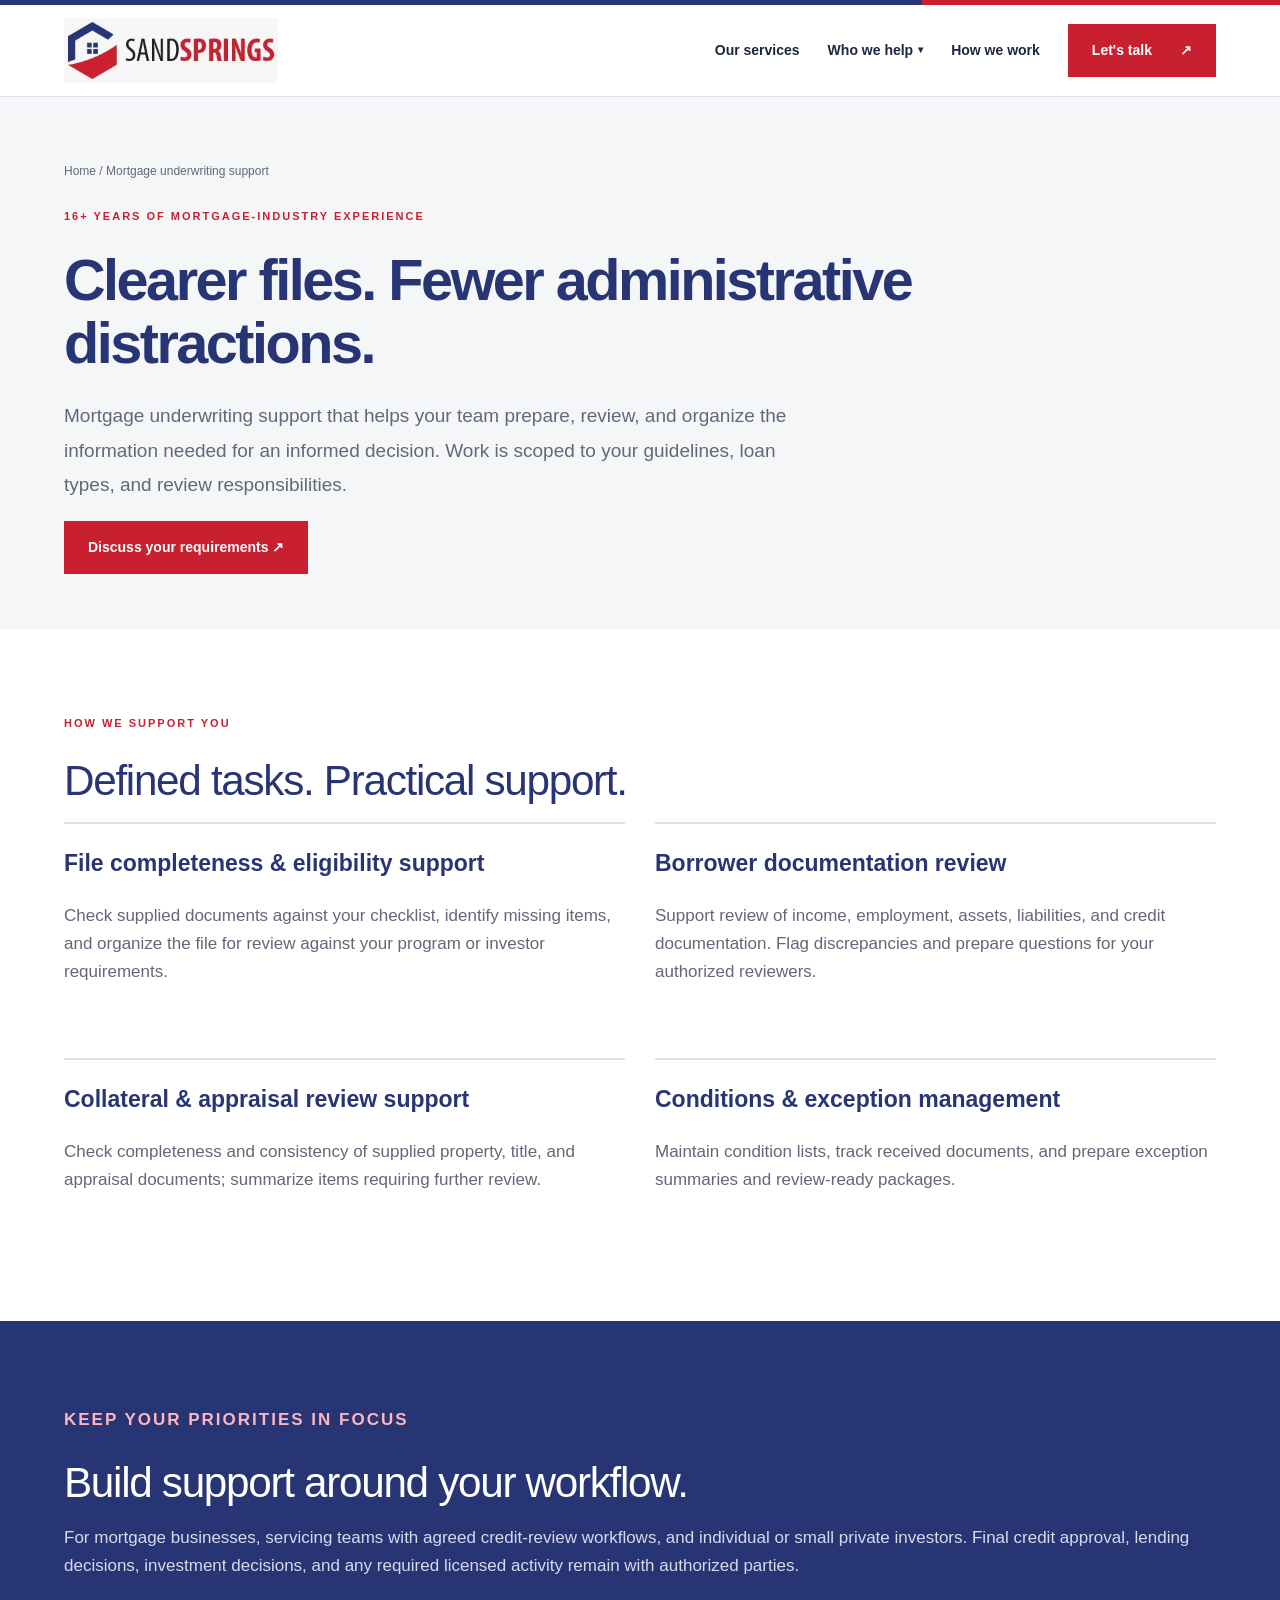
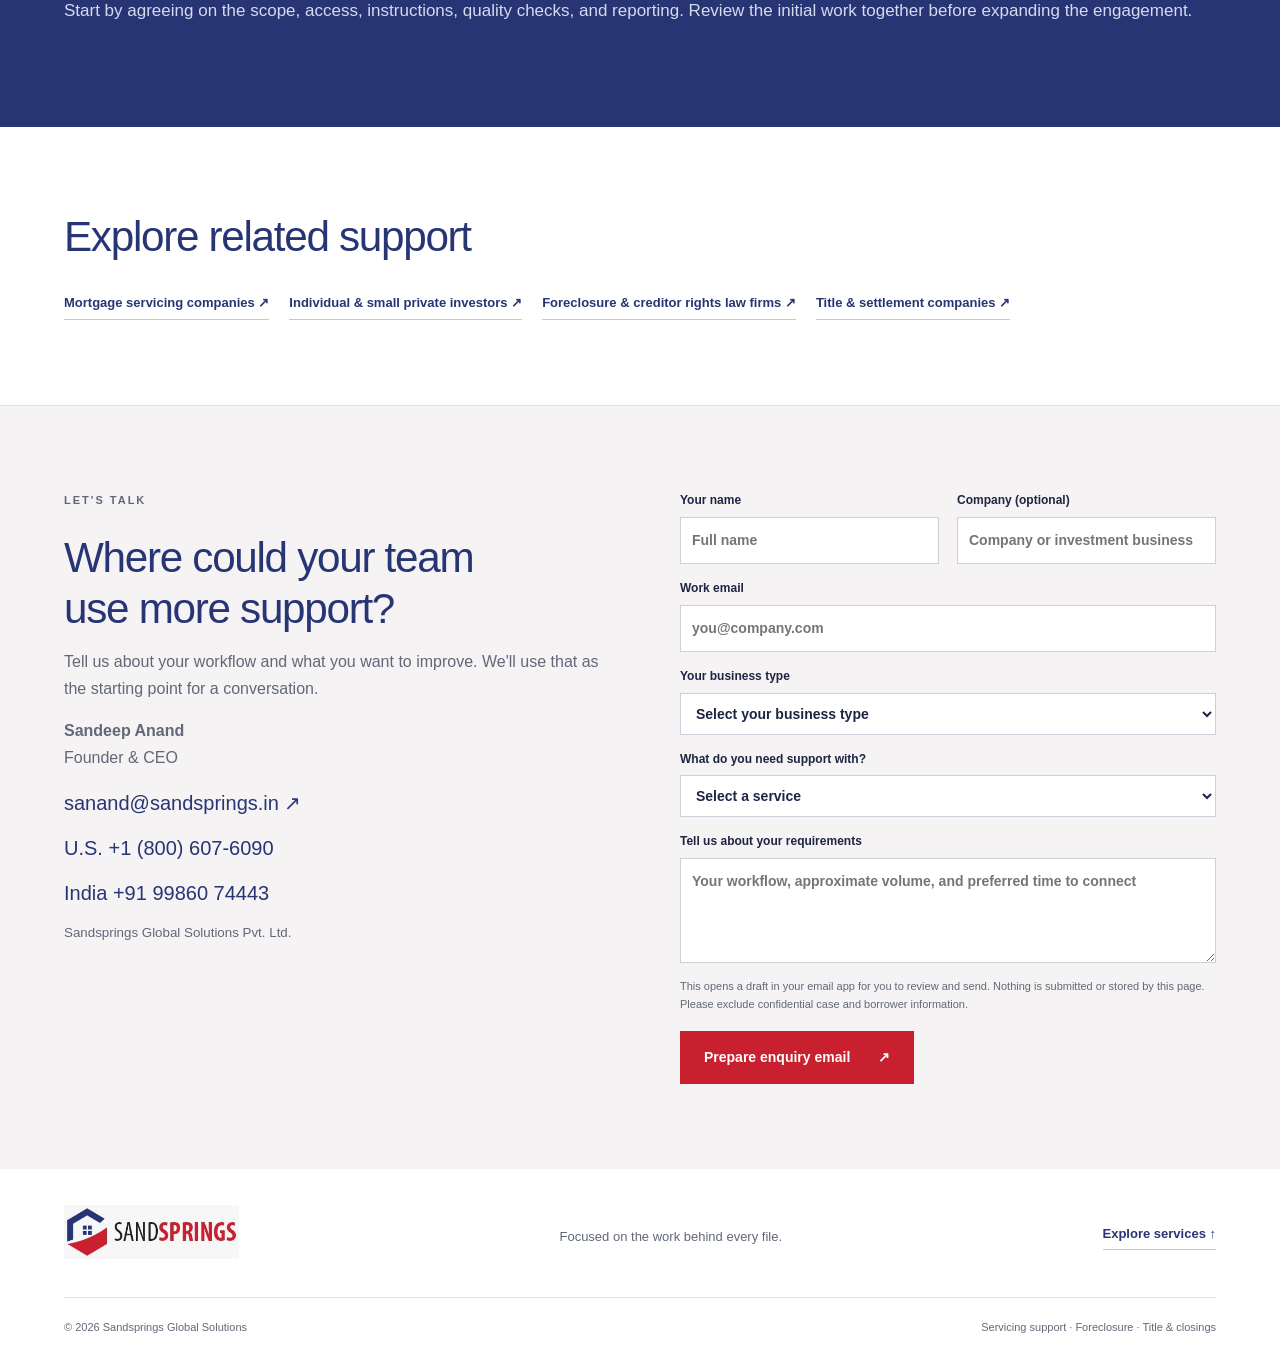
<file: underwriting.html>
<!doctype html>
<html lang="en">

<head>
  <meta charset="utf-8">
  <meta name="viewport" content="width=device-width, initial-scale=1">
  <title>Mortgage underwriting support | Sandsprings</title>
  <meta name="description"
    content="Mortgage underwriting support that helps your team prepare, review, and organize the information needed for an informed decision. Work is scoped to your guidelines, loan types, and review responsibilities.">
  <link rel="stylesheet" href="styles.css">
</head>

<body>

  <!-- Skip Navigation -->
  <a class="skip" href="#main">Skip to content</a>

  <!-- ============================
       HEADER
       ============================ -->
  <header>
    <div class="topline"></div>
    <div class="wrap nav">

      <a href="index.html" aria-label="Sandsprings home">
        <img class="logo" src="logo.jpeg" alt="Sandsprings">
      </a>

      <button class="menu" aria-expanded="false" aria-controls="navigation">Menu</button>

      <nav class="links" id="navigation" aria-label="Main navigation">
        <a href="index.html#services">Our services</a>

        <div class="dropdown">
          <a href="index.html#who-we-help" class="dropdown-toggle">Who we help</a>
          <div class="dropdown-menu">
            <a href="law-firms.html">Foreclosure & creditor rights law firms</a>
            <a href="mortgage-servicers.html">Mortgage servicing companies</a>
            <a href="private-investors.html">Individual & small private investors</a>
            <a href="title-closing.html">Title & settlement companies</a>
          </div>
        </div>

        <a href="index.html#process">How we work</a>

        <a class="btn" href="#contact">
          Let's talk <span aria-hidden="true">↗</span>
        </a>
      </nav>

    </div>
  </header>


  <!-- ============================
       MAIN CONTENT
       ============================ -->
  <main id="main">

    <!-- Page Hero -->
    <section class="pagehero">
      <div class="wrap">
        <div class="crumb">
          <a href="index.html">Home</a> / Mortgage underwriting support
        </div>
        <p class="eyebrow">16+ years of mortgage-industry experience</p>
        <h1>Clearer files. Fewer administrative distractions.</h1>
        <p class="lead">
          Mortgage underwriting support that helps your team prepare, review, and organize
          the information needed for an informed decision. Work is scoped to your guidelines,
          loan types, and review responsibilities.
        </p>
        <a class="btn" href="#contact" data-service="Mortgage underwriting support">
          Discuss your requirements &#8599;
        </a>
      </div>
    </section>


    <!-- How We Support You -->
    <section class="section wrap">
      <p class="eyebrow">How we support you</p>
      <h2>Defined tasks. Practical support.</h2>

      <div class="pagecards">
        <article>
          <h3>File completeness & eligibility support</h3>
          <p>Check supplied documents against your checklist, identify missing items, and organize the file for review against your program or investor requirements.</p>
        </article>
        <article>
          <h3>Borrower documentation review</h3>
          <p>Support review of income, employment, assets, liabilities, and credit documentation. Flag discrepancies and prepare questions for your authorized reviewers.</p>
        </article>
        <article>
          <h3>Collateral & appraisal review support</h3>
          <p>Check completeness and consistency of supplied property, title, and appraisal documents; summarize items requiring further review.</p>
        </article>
        <article>
          <h3>Conditions & exception management</h3>
          <p>Maintain condition lists, track received documents, and prepare exception summaries and review-ready packages.</p>
        </article>
      </div>
    </section>


    <!-- Approach -->
    <section class="section approach">
      <div class="wrap">
        <p class="eyebrow">Keep your priorities in focus</p>
        <h2>Build support around your workflow.</h2>
        <p>For mortgage businesses, servicing teams with agreed credit-review workflows, and individual or small private investors. Final credit approval, lending decisions, investment decisions, and any required licensed activity remain with authorized parties.</p>
        <p>Start by agreeing on the scope, access, instructions, quality checks, and reporting. Review the initial work together before expanding the engagement.</p>
      </div>
    </section>


    <!-- Related Support -->
    <section class="section wrap">
      <h2>Explore related support</h2>
      <div class="related">
        <a class="textlink" href="mortgage-servicers.html">Mortgage servicing companies &#8599;</a>
        <a class="textlink" href="private-investors.html">Individual & small private investors &#8599;</a>
        <a class="textlink" href="law-firms.html">Foreclosure & creditor rights law firms &#8599;</a>
        <a class="textlink" href="title-closing.html">Title & settlement companies &#8599;</a>
      </div>
    </section>


    <!-- Contact -->
    <section id="contact" class="section contact">
      <div class="wrap contact-grid">

        <div>
          <p class="eyebrow">Let's talk</p>
          <h2>Where could your team<br>use more support?</h2>
          <p>Tell us about your workflow and what you want to improve. We'll use that as the starting point for a conversation.</p>
          <p><strong>Sandeep Anand</strong><br>Founder &amp; CEO</p>
          <a class="contact-link" href="mailto:sanand@sandsprings.in">sanand@sandsprings.in ↗</a>
          <a class="contact-link" href="tel:+18006076090">U.S. +1 (800) 607-6090</a>
          <a class="contact-link" href="tel:+919986074443">India +91 99860 74443</a>
          <small>Sandsprings Global Solutions Pvt. Ltd.</small>
        </div>

        <form id="enquiry">
          <div class="form-row">
            <label>Your name
              <input name="name" autocomplete="name" required placeholder="Full name">
            </label>
            <label>Company (optional)
              <input name="company" autocomplete="organization" placeholder="Company or investment business">
            </label>
          </div>

          <label>Work email
            <input type="email" name="email" autocomplete="email" required placeholder="you@company.com">
          </label>

          <label>Your business type
            <select name="businessType" required>
              <option value="">Select your business type</option>
              <option>Mortgage servicing company</option>
              <option>Individual investor</option>
              <option>Small private investment firm</option>
              <option>Foreclosure or creditor rights law firm</option>
              <option>Title or settlement company</option>
              <option>Other</option>
            </select>
          </label>

          <label>What do you need support with?
            <select name="service" id="service" required>
              <option value="">Select a service</option>
              <option>Foreclosure support</option>
              <option>Creditor rights & bankruptcy</option>
              <option>Mortgage default & title</option>
              <option>Residential & commercial closings</option>
              <option>Mortgage underwriting support</option>
              <option>Multiple service areas</option>
            </select>
          </label>

          <label>Tell us about your requirements
            <textarea name="message" required placeholder="Your workflow, approximate volume, and preferred time to connect"></textarea>
          </label>

          <p class="form-note">
            This opens a draft in your email app for you to review and send. Nothing is submitted
            or stored by this page. Please exclude confidential case and borrower information.
          </p>

          <button class="btn" type="submit">
            Prepare enquiry email <span aria-hidden="true">↗</span>
          </button>

          <p class="status" id="status" role="status" hidden></p>
        </form>

      </div>
    </section>

  </main>


  <!-- ============================
       FOOTER
       ============================ -->
  <footer>
    <div class="wrap">
      <div class="footer-top">
        <a href="#" aria-label="Back to top">
          <img src="logo.jpeg" alt="Sandsprings">
        </a>
        <p>Focused on the work behind every file.</p>
        <a class="textlink" href="index.html#services">Explore services ↑</a>
      </div>
      <div class="footer-bottom">
        <span>© 2026 Sandsprings Global Solutions </span>
        <span>Servicing support · Foreclosure · Title &amp; closings</span>
      </div>
    </div>
  </footer>

  <script src="script.js"></script>

</body>
</html>
</file>
<file: styles.css>
/* ===================================
   Sandsprings — Global Design System
   =================================== */

/* --- CSS Custom Properties --- */
:root {
  --navy: #283575;
  --red: #c9202f;
  --ink: #1d2542;
  --muted: #626879;
  --paper: #f5f6f8;
  --line: #dde1e9;
}

/* --- Reset & Base --- */
* {
  box-sizing: border-box;
}

html {
  scroll-behavior: smooth;
  scroll-padding-top: 100px;
}

body {
  margin: 0;
  font-family: Arial, Helvetica, sans-serif;
  color: var(--ink);
  line-height: 1.65;
  background: #fff;
}

a {
  color: inherit;
  text-decoration: none;
}

button,
input,
select,
textarea {
  font: inherit;
}

button,
a,
input,
select,
textarea,
summary {
  outline-offset: 5px;
}

a:focus-visible,
button:focus-visible {
  outline: 3px solid var(--red);
}

h1, h2, h3, p {
  margin-top: 0;
}


/* --- Layout --- */
.wrap {
  width: min(1160px, 90%);
  margin: auto;
}


/* --- Top Accent Line --- */
.topline {
  height: 5px;
  background: linear-gradient(90deg, var(--navy) 72%, var(--red) 72%);
}


/* --- Header & Navigation --- */
header {
  position: sticky;
  top: 0;
  background: #fffffffa;
  z-index: 10;
  border-bottom: 1px solid var(--line);
}

.nav {
  height: 91px;
  display: flex;
  align-items: center;
  justify-content: space-between;
  gap: 25px;
}

.logo {
  width: 214px;
  height: auto;
  display: block;
}

.links {
  display: flex;
  align-items: center;
  gap: 28px;
  font-size: 14px;
  font-weight: 600;
}

.links > a:hover {
  color: var(--red);
}

.menu {
  display: none;
  background: none;
  border: 1px solid var(--line);
  padding: 9px 15px;
}

/* --- Dropdown (Who we help) --- */
.dropdown {
  position: relative;
}

.dropdown-toggle {
  cursor: pointer;
  display: flex;
  align-items: center;
  gap: 5px;
}

.dropdown-toggle::after {
  content: "▾";
  font-size: 10px;
  transition: transform 0.2s;
}

.dropdown:hover .dropdown-toggle::after {
  transform: rotate(-180deg);
}

.dropdown-menu {
  display: none;
  position: absolute;
  top: 100%;
  left: -12px;
  background: #fff;
  min-width: 280px;
  box-shadow: 0 8px 24px rgba(0, 0, 0, 0.12);
  border: 1px solid var(--line);
  padding: 8px 0;
  z-index: 20;
  border-top: 3px solid var(--red);
}

.dropdown:hover .dropdown-menu {
  display: block;
}

.dropdown-menu a {
  display: block;
  padding: 10px 20px;
  font-size: 13px;
  font-weight: 500;
  color: var(--ink);
  transition: background 0.15s, color 0.15s;
}

.dropdown-menu a:hover {
  background: var(--paper);
  color: var(--red);
}


/* --- Buttons --- */
.btn {
  display: inline-flex;
  align-items: center;
  justify-content: center;
  gap: 28px;
  background: var(--red);
  color: #fff !important;
  padding: 14px 23px;
  border: 1px solid var(--red);
  font-size: 14px;
  font-weight: 700;
  cursor: pointer;
  transition: background 0.2s;
}

.btn:hover {
  background: #a81926;
}

.btn.secondary {
  color: var(--navy) !important;
  background: transparent;
  border-color: #b8bfd1;
}


/* --- Eyebrow Label --- */
.eyebrow {
  font-size: 11px;
  font-weight: 700;
  letter-spacing: 2px;
  text-transform: uppercase;
  color: var(--red);
  margin: 0 0 24px;
}


/* --- Hero Section --- */
.hero {
  display: grid;
  grid-template-columns: 1.1fr 0.9fr;
  gap: 65px;
  padding: 75px 0 66px;
  align-items: center;
}

h1 {
  font-size: clamp(40px, 4.5vw, 62px);
  line-height: 1.09;
  letter-spacing: -2.5px;
  font-weight: 600;
  margin-bottom: 25px;
  color: var(--navy);
}

h1 em {
  font-family: Georgia, serif;
  font-weight: 400;
  color: var(--red);
}

.lead {
  font-size: 19px;
  color: var(--muted);
  max-width: 530px;
  line-height: 1.8;
}

.actions {
  display: flex;
  gap: 14px;
  flex-wrap: wrap;
  margin-top: 29px;
}

.hero-visual {
  position: relative;
  padding-bottom: 66px;
}

.hero-visual img {
  width: 100%;
  height: 405px;
  object-fit: cover;
  display: block;
  filter: saturate(0.55);
}

.visual-note {
  position: absolute;
  bottom: 0;
  left: -25px;
  right: 24px;
  background: var(--navy);
  color: white;
  padding: 26px 30px;
  border-left: 4px solid var(--red);
}

.visual-note small {
  display: block;
  font-size: 10px;
  letter-spacing: 1.8px;
  margin-bottom: 11px;
  color: #d1d8f5;
}

.visual-note strong {
  font-family: Georgia, serif;
  font-size: 23px;
  font-weight: 400;
  line-height: 1.4;
  display: block;
}


/* --- Audience Bar --- */
.audience {
  border-top: 1px solid var(--line);
  border-bottom: 1px solid var(--line);
}

.audience .wrap {
  display: flex;
  justify-content: space-between;
  gap: 25px;
  padding: 24px 0;
  align-items: center;
  font-size: 13px;
}

.audience span:first-child {
  color: var(--muted);
  font-size: 10px;
  letter-spacing: 1.6px;
  max-width: 100px;
  font-weight: bold;
}


/* --- Sections --- */
.section {
  padding: 85px 0;
}

.section-head {
  display: flex;
  gap: 65px;
  justify-content: space-between;
  align-items: end;
  margin-bottom: 40px;
}

.section-head > p {
  max-width: 380px;
  color: var(--muted);
  font-size: 17px;
}

h2 {
  font-size: clamp(32px, 3.3vw, 43px);
  letter-spacing: -1.3px;
  line-height: 1.2;
  font-weight: 500;
  margin-bottom: 15px;
  color: var(--navy);
}

.section-head .eyebrow {
  margin-bottom: 16px;
}


/* --- Services Grid --- */
.services {
  display: grid;
  grid-template-columns: 1fr 1fr;
  gap: 0 42px;
}

.service {
  padding: 30px 0;
  border-top: 1px solid var(--line);
  display: grid;
  grid-template-columns: 38px 1fr;
  gap: 15px;
}

.number {
  font-size: 12px;
  color: var(--red);
  padding-top: 7px;
}

.service h3 {
  font-size: 23px;
  line-height: 1.3;
  color: var(--navy);
  font-weight: 500;
  margin-bottom: 13px;
}

.service p,
.service li {
  font-size: 16px;
  color: var(--muted);
}

.service ul {
  padding-left: 18px;
  margin-bottom: 20px;
}

.service li {
  padding: 4px 0;
}


/* --- Text Links --- */
.textlink {
  font-size: 13px;
  font-weight: bold;
  color: var(--navy);
  border-bottom: 1px solid #c2c8da;
  padding-bottom: 5px;
}

.textlink:hover {
  color: var(--red);
}


/* --- Support Note --- */
.support-note {
  font-size: 13px;
  color: var(--muted);
  margin: 15px 0 0;
  border-top: 1px solid var(--line);
  padding-top: 22px;
}


/* --- Approach Section --- */
.approach {
  background: var(--navy);
  color: #fff;
}

.approach h2 {
  color: #fff;
}

.approach .eyebrow {
  color: #ffb5bd;
}

.approach-grid {
  display: grid;
  grid-template-columns: 1fr 1fr;
  gap: 90px;
}

.approach p {
  color: #d5daed;
  font-size: 17px;
}


/* --- Principles --- */
.principles article {
  border-top: 1px solid #ffffff35;
  padding: 22px 0;
  display: grid;
  grid-template-columns: 30px 1fr;
  gap: 20px;
}

.principles article:first-child {
  padding-top: 0;
  border-top: 0;
}

.principles h3 {
  font-size: 19px;
  font-weight: 500;
  margin-bottom: 8px;
}

.principles p {
  margin-bottom: 0;
  font-size: 15px;
}

.principles span {
  color: #ffb5bd;
}


/* --- Process / Steps --- */
.process {
  background: var(--paper);
}

.steps {
  display: grid;
  grid-template-columns: repeat(3, 1fr);
  gap: 38px;
}

.step {
  border-top: 2px solid #cfd4e2;
  padding-top: 23px;
}

.step span {
  font-family: Georgia, serif;
  font-size: 32px;
  color: var(--red);
}

.step h3 {
  font-size: 20px;
  margin: 14px 0 11px;
  font-weight: 500;
}

.step p {
  font-size: 16px;
  color: var(--muted);
}


/* --- FAQ --- */
.faq {
  display: grid;
  grid-template-columns: 0.8fr 1.2fr;
  gap: 80px;
}

details {
  border-bottom: 1px solid var(--line);
  padding: 18px 0;
}

details:first-child {
  border-top: 1px solid var(--line);
}

summary {
  cursor: pointer;
  font-size: 16px;
  color: var(--navy);
  font-weight: 600;
}

details p {
  font-size: 15px;
  color: var(--muted);
  margin: 15px 0 0;
}


/* --- Contact --- */
.contact {
  background: #f5f3f3;
  border-top: 1px solid var(--line);
}

.contact-grid {
  display: grid;
  grid-template-columns: 1fr 1fr;
  gap: 80px;
}

.contact p {
  color: var(--muted);
}

.contact-link {
  display: block;
  color: var(--navy);
  font-size: 20px;
  margin: 12px 0;
}

.contact small {
  color: var(--muted);
  display: block;
  line-height: 1.7;
}


/* --- Forms --- */
.form-row {
  display: grid;
  grid-template-columns: 1fr 1fr;
  gap: 18px;
}

label {
  display: block;
  font-size: 12px;
  font-weight: 600;
  margin-bottom: 15px;
}

input,
select,
textarea {
  display: block;
  width: 100%;
  border: 1px solid #cbd0db;
  background: #fff;
  border-radius: 0;
  color: var(--ink);
  padding: 11px;
  margin-top: 6px;
  font-size: 14px;
}

textarea {
  resize: vertical;
  min-height: 105px;
}

.form-note {
  font-size: 11px;
  line-height: 1.6;
  margin: 8px 0 18px !important;
}

.status {
  font-size: 13px;
  color: var(--navy) !important;
  margin-top: 15px;
}


/* --- Footer --- */
footer {
  padding: 36px 0 25px;
  background: #fff;
}

.footer-top {
  display: flex;
  justify-content: space-between;
  gap: 30px;
  align-items: center;
  margin-bottom: 30px;
}

.footer-top img {
  width: 175px;
}

.footer-top p {
  font-size: 13px;
  margin: 0;
  color: var(--muted);
}

.footer-bottom {
  font-size: 11px;
  color: var(--muted);
  border-top: 1px solid var(--line);
  padding-top: 20px;
  display: flex;
  justify-content: space-between;
  gap: 35px;
}


/* --- Skip Link --- */
.skip {
  position: absolute;
  top: -100px;
  left: 10px;
  background: white;
  padding: 10px;
  z-index: 20;
}

.skip:focus {
  top: 5px;
}


/* --- Portfolio Callout --- */
.portfolio {
  background: var(--paper);
  border-left: 3px solid var(--red);
  padding: 28px 30px;
  margin: 20px 0 30px;
  display: grid;
  grid-template-columns: 1fr 1.1fr;
  gap: 12px 30px;
}

.portfolio .eyebrow {
  margin-bottom: 10px;
  color: var(--red);
  font-size: 10px;
}

.portfolio h3 {
  font-size: 22px;
  color: var(--navy);
  line-height: 1.35;
  font-weight: 500;
  margin: 0;
}

.portfolio p {
  font-size: 15px;
  color: var(--muted);
  margin-bottom: 0;
}

.portfolio .textlink {
  justify-self: start;
}


/* --- Page Hero (sub-pages) --- */
.pagehero {
  padding: 65px 0 55px;
  background: var(--paper);
}

.pagehero h1 {
  max-width: 850px;
}

.pagehero .lead {
  max-width: 740px;
}

.crumb {
  font-size: 12px;
  color: var(--muted);
  margin-bottom: 25px;
}


/* --- Page Cards (sub-pages) --- */
.pagecards {
  display: grid;
  grid-template-columns: repeat(2, 1fr);
  gap: 30px;
}

.pagecards article {
  border-top: 2px solid var(--line);
  padding: 25px 0;
}

.pagecards h3 {
  font-size: 23px;
  color: var(--navy);
  line-height: 1.3;
}

.pagecards p,
.pagecards li {
  font-size: 17px;
  color: var(--muted);
}


/* --- Related Links --- */
.related {
  display: flex;
  gap: 20px;
  flex-wrap: wrap;
  margin-top: 30px;
}


/* ===================================
   Responsive Breakpoints
   =================================== */

@media (max-width: 900px) {
  .links {
    gap: 16px;
    font-size: 12px;
  }

  .logo {
    width: 180px;
  }

  .hero {
    gap: 35px;
  }

  .hero-visual img {
    height: 370px;
  }

  .approach-grid,
  .contact-grid {
    gap: 40px;
  }

  .section-head {
    gap: 30px;
  }
}

@media (max-width: 700px) {
  .nav {
    height: 76px;
  }

  .menu {
    display: block;
  }

  .links {
    display: none;
    position: absolute;
    left: 0;
    right: 0;
    top: 81px;
    background: white;
    padding: 20px 5%;
    box-shadow: 0 10px 20px #0001;
    flex-direction: column;
    align-items: stretch;
    font-size: 15px;
  }

  .links.open {
    display: flex;
  }

  /* Dropdown becomes inline on mobile */
  .dropdown-menu {
    position: static;
    box-shadow: none;
    border: none;
    border-top: 0;
    padding: 0 0 0 16px;
    min-width: auto;
  }

  .dropdown:hover .dropdown-menu {
    display: block;
  }

  .dropdown-menu a {
    padding: 8px 0;
  }

  .hero {
    grid-template-columns: 1fr;
    gap: 35px;
    padding: 45px 0;
  }

  h1 {
    font-size: 45px;
    letter-spacing: -1.8px;
  }

  .hero-visual {
    padding-bottom: 40px;
  }

  .hero-visual img {
    height: 270px;
  }

  .visual-note {
    left: 15px;
    right: 15px;
    padding: 20px;
  }

  .visual-note strong {
    font-size: 21px;
  }

  .audience .wrap {
    flex-wrap: wrap;
    gap: 16px 25px;
    justify-content: start;
  }

  .audience span:first-child {
    width: 100%;
    max-width: none;
  }

  .section {
    padding: 55px 0;
  }

  .section-head {
    display: block;
  }

  .section-head > p {
    max-width: none;
  }

  .services,
  .approach-grid,
  .contact-grid,
  .faq,
  .steps {
    grid-template-columns: 1fr;
    gap: 28px;
  }

  .services {
    gap: 0;
  }

  .step {
    padding-top: 15px;
  }

  .faq {
    gap: 20px;
  }

  .footer-top,
  .footer-bottom {
    flex-direction: column;
    align-items: start;
    gap: 18px;
  }

  .form-row {
    gap: 12px;
  }

  .lead {
    font-size: 17px;
  }

  .portfolio {
    grid-template-columns: 1fr;
    padding: 23px;
    gap: 20px;
  }

  .pagecards {
    grid-template-columns: 1fr;
  }

  .pagehero {
    padding: 40px 0;
  }

  .pagehero h1 {
    font-size: 39px;
  }
}

@media (prefers-reduced-motion: reduce) {
  html {
    scroll-behavior: auto;
  }

  * {
    transition: none !important;
  }
}
</file>
